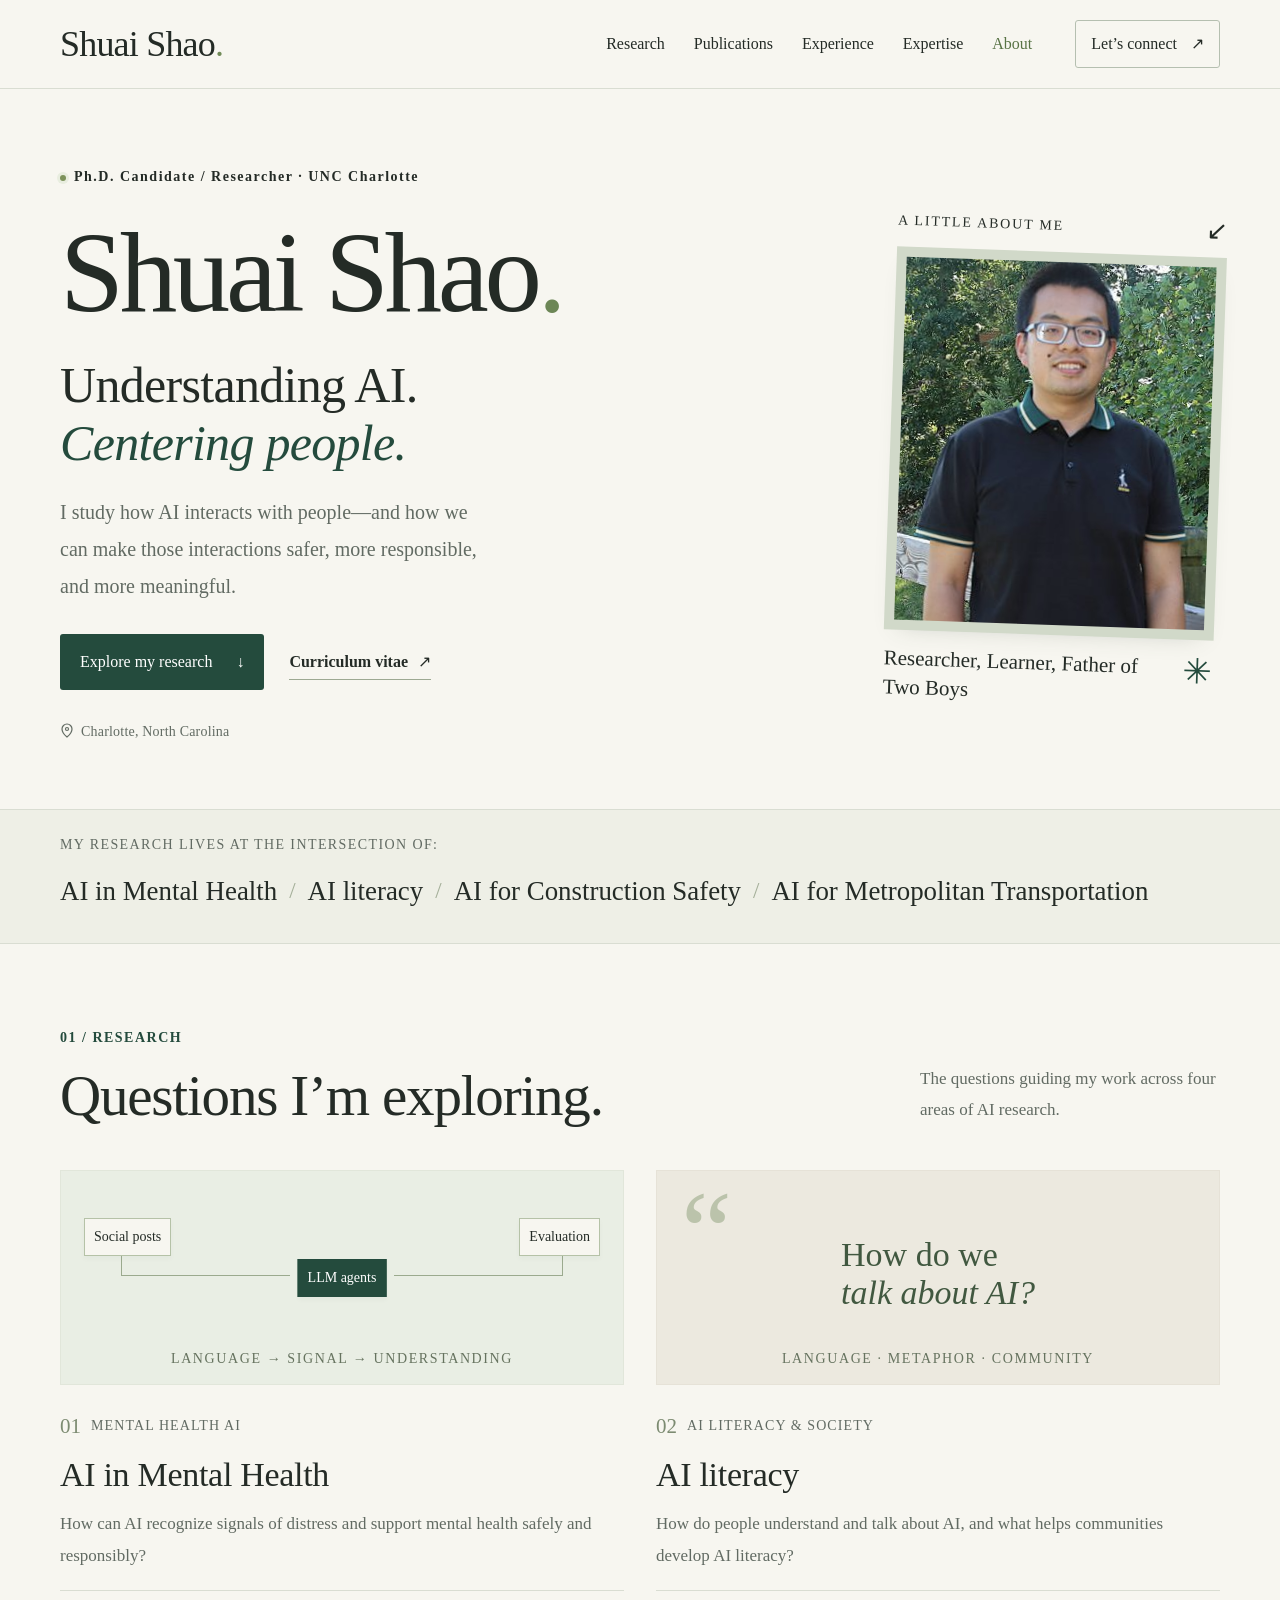
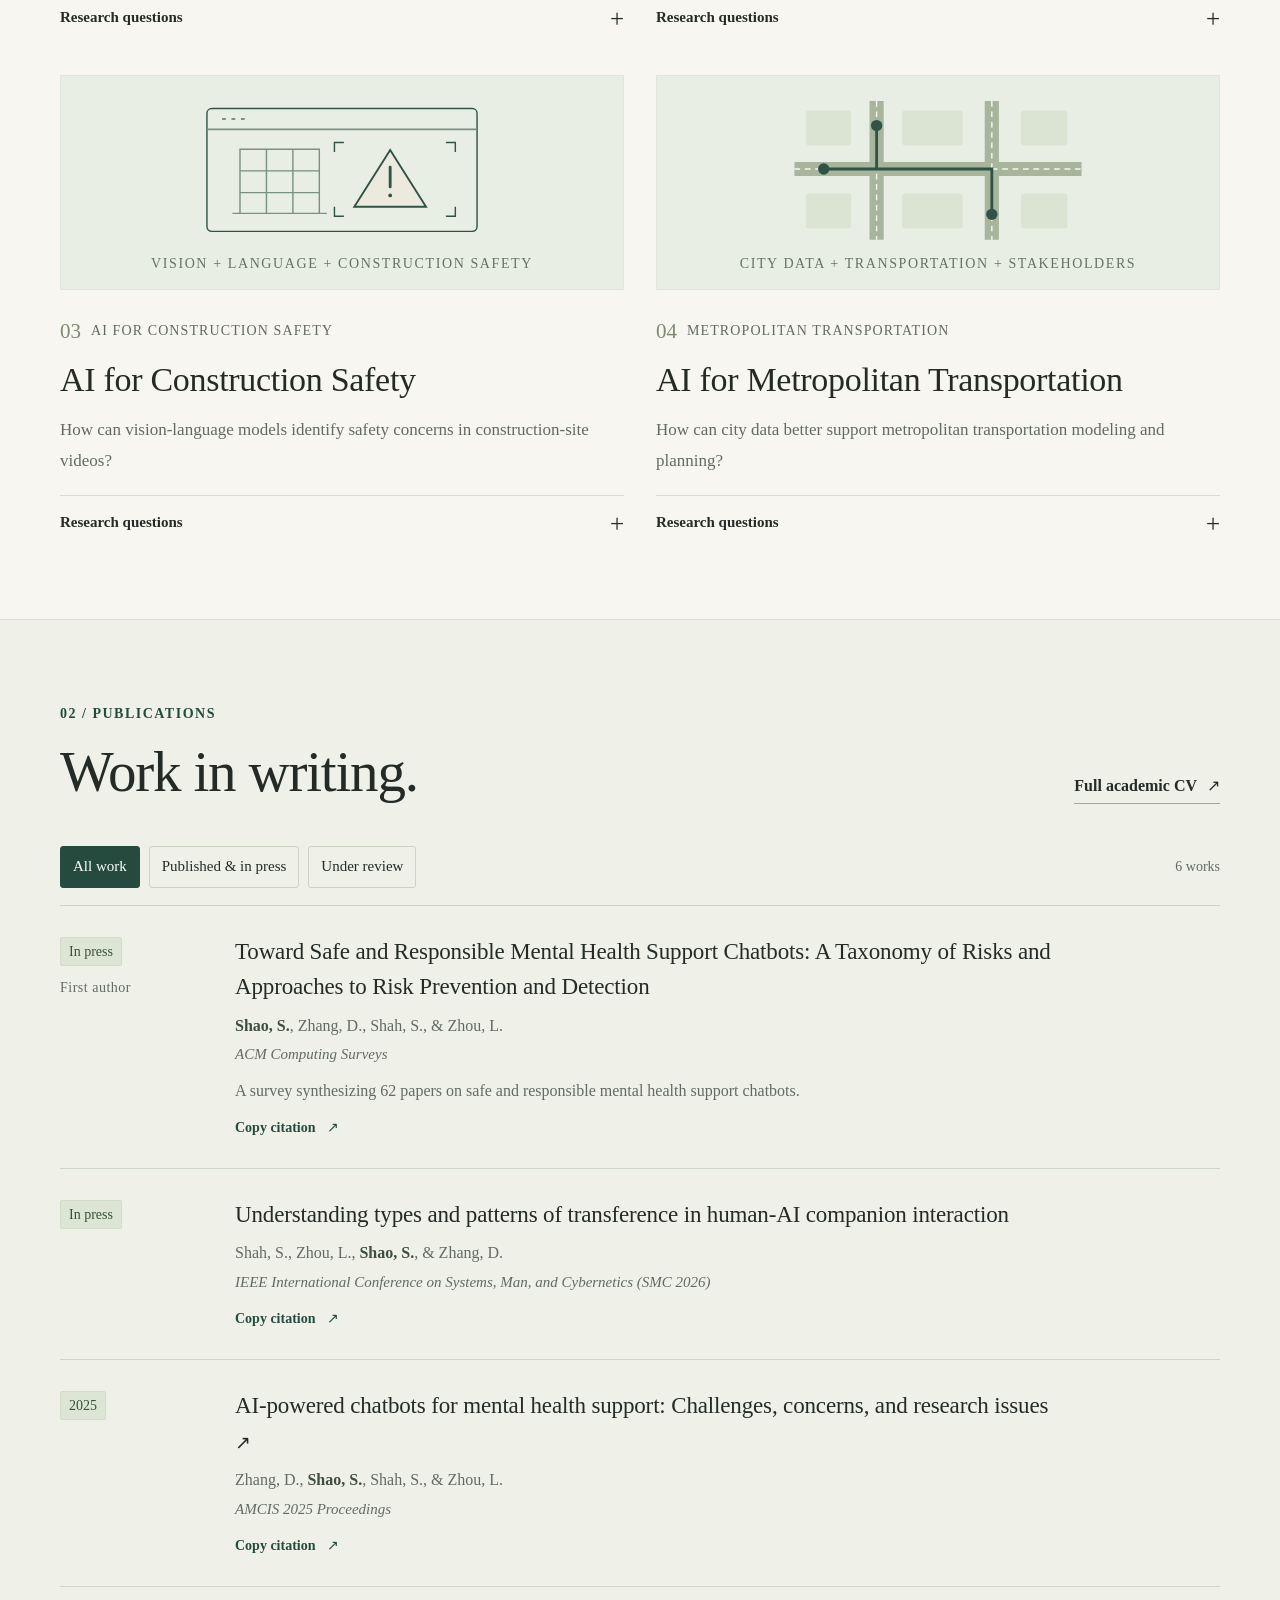
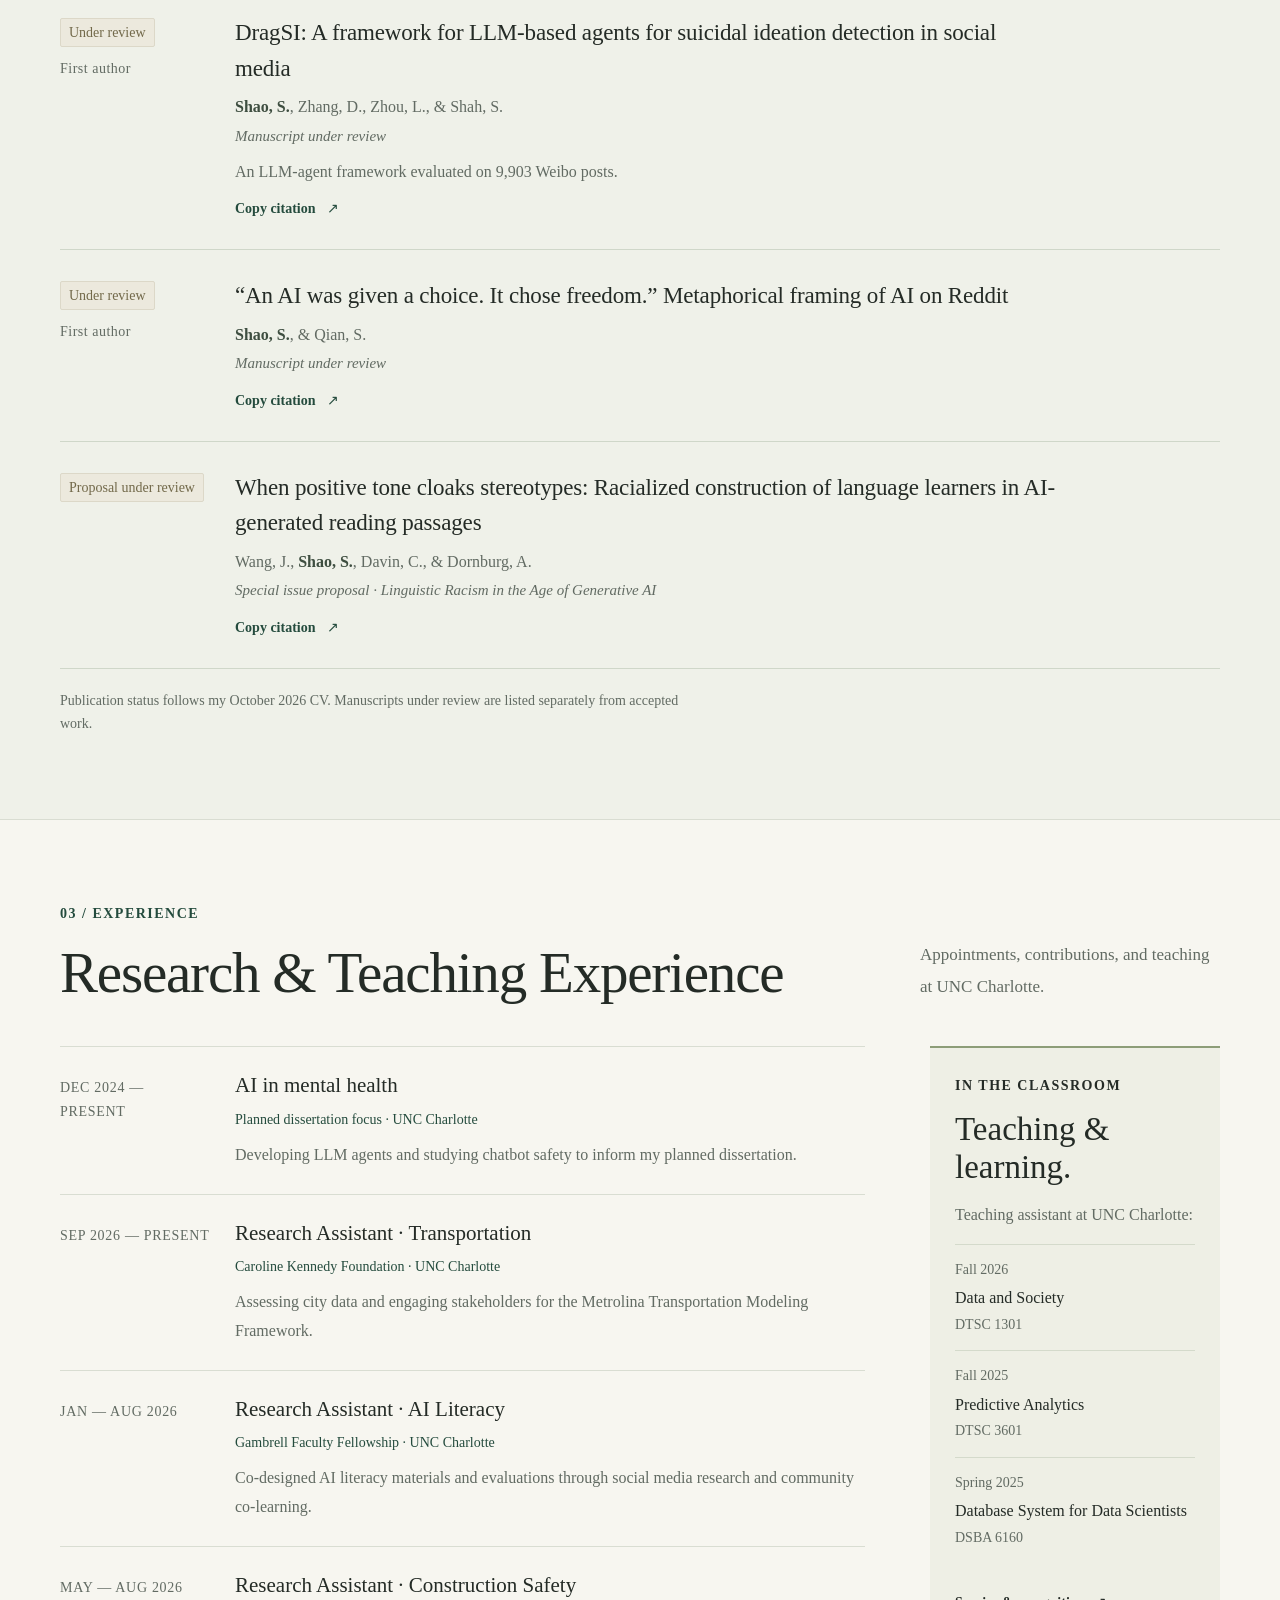
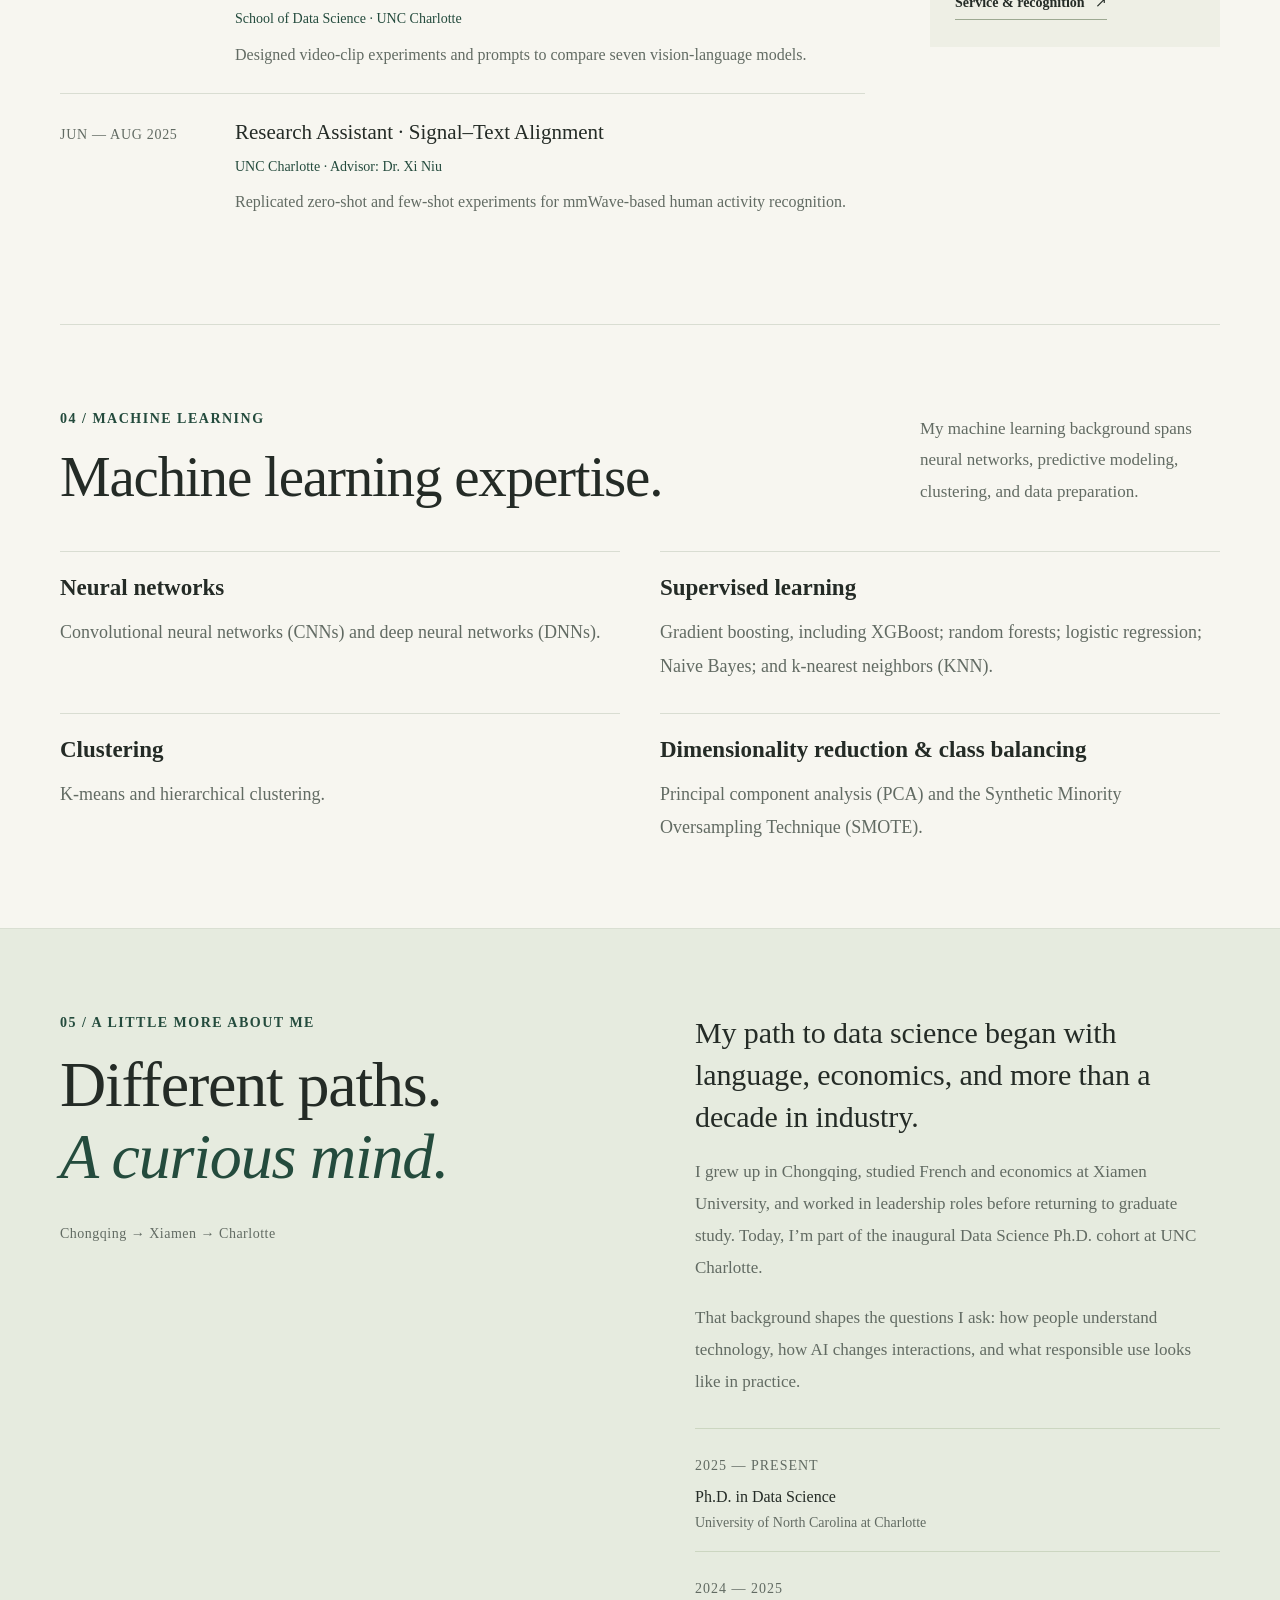
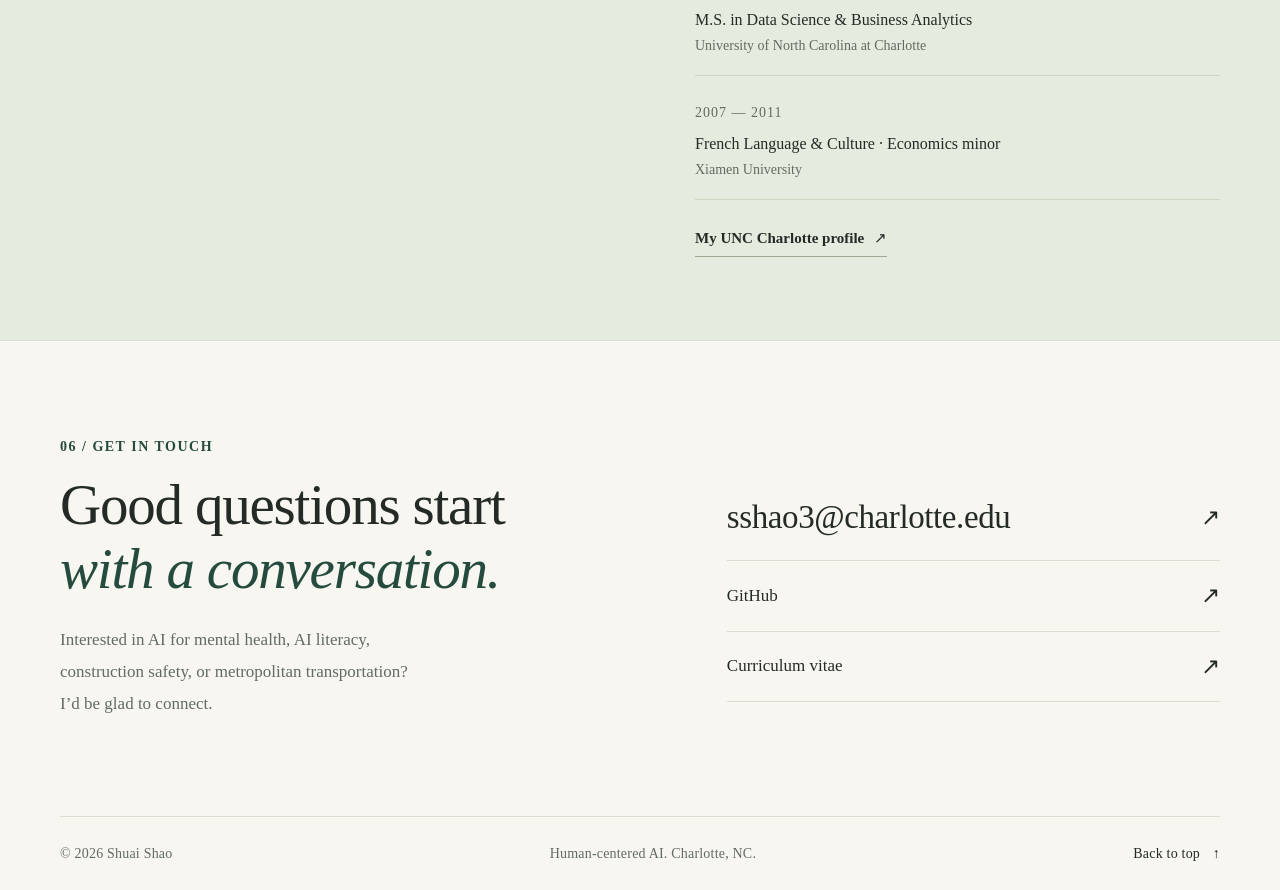
<file: index.html>
<!doctype html>
<html lang="en">
<head>
  <meta charset="utf-8">
  <meta name="viewport" content="width=device-width, initial-scale=1">
  <meta name="theme-color" content="#f7f6f0">
  <meta name="description" content="Shuai Shao is a Ph.D. Candidate / Researcher in Data Science at UNC Charlotte, studying AI in mental health, AI literacy, construction safety, and metropolitan transportation.">
  <meta property="og:title" content="Shuai Shao — Human-centered AI research">
  <meta property="og:description" content="Research on AI in mental health, AI literacy, construction safety, and metropolitan transportation at UNC Charlotte.">
  <meta property="og:type" content="website">
  <meta property="og:url" content="https://shuaishao88.github.io/">
  <meta property="og:image" content="https://shuaishao88.github.io/assets/shuai-shao.jpg">
  <meta name="author" content="Shuai Shao">
  <link rel="canonical" href="https://shuaishao88.github.io/">
  <title>Shuai Shao — Human-centered AI research</title>
  <link rel="icon" href="assets/favicon.svg" type="image/svg+xml">
  <link rel="stylesheet" href="styles.css?v=20261028-2">
  <script src="data.js?v=20261028-1" defer></script>
  <script src="script.js?v=20261023-7" defer></script>
  <script src="collaboration-model.js?v=20261028-1" defer></script>
  <script src="collaboration.js?v=20261028-2" defer></script>
</head>
<body>
  <a class="skip-link" href="#main">Skip to content</a>
  <header class="site-header">
    <div class="header-inner wrap">
      <a class="wordmark" href="#" aria-label="Shuai Shao, home">Shuai Shao<span class="wordmark-dot">.</span></a>
      <button class="menu-toggle" aria-expanded="false" aria-controls="site-nav">Menu <span aria-hidden="true">+</span></button>
      <nav id="site-nav" aria-label="Main navigation">
        <a href="#research">Research</a><a href="#publications">Publications</a><a href="#experience">Experience</a><a href="#expertise">Expertise</a><a href="#about">About</a>
        <a class="nav-contact" href="#contact">Let’s connect <span aria-hidden="true">↗</span></a>
      </nav>
    </div>
  </header>
  <main id="main">
    <section class="hero wrap" aria-labelledby="hero-title">
      <div class="hero-copy">
        <p class="eyebrow"><span class="status-dot" aria-hidden="true"></span> Ph.D. Candidate / Researcher · UNC Charlotte</p>
        <h1 id="hero-title">Shuai Shao<span class="name-period">.</span></h1>
        <p class="hero-statement">Understanding AI.<br><em>Centering people.</em></p>
        <p class="hero-description">I study how AI interacts with people—and how we can make those interactions safer, more responsible, and more meaningful.</p>
        <div class="hero-actions"><a class="button button-dark" href="#research">Explore my research <span aria-hidden="true">↓</span></a><a class="text-link" href="cv.html">Curriculum vitae <span aria-hidden="true">↗</span></a></div>
        <p class="hero-location"><svg width="14" height="16" viewBox="0 0 14 16" fill="none" aria-hidden="true"><path d="M12 6c0 4-5 8-5 8S2 10 2 6a5 5 0 1 1 10 0Z" stroke="currentColor" stroke-width="1.2"/><circle cx="7" cy="6" r="1.5" stroke="currentColor" stroke-width="1.2"/></svg> Charlotte, North Carolina</p>
      </div>
      <figure class="hero-portrait">
        <div class="portrait-topline"><span>A LITTLE ABOUT ME</span><span aria-hidden="true">↙</span></div>
        <div class="portrait-image"><img src="assets/shuai-shao.jpg" alt="Shuai Shao" width="300" height="450" fetchpriority="high"></div>
        <figcaption><span>Researcher, Learner, Father of Two Boys</span><span class="portrait-caption-mark" aria-hidden="true">✳</span></figcaption>
      </figure>
    </section>
    <div class="focus-strip"><div class="wrap focus-inner"><span class="strip-label">MY RESEARCH LIVES AT THE INTERSECTION OF:</span><p tabindex="0" role="group" aria-label="Research areas"><a href="#mental-health-research">AI in Mental Health</a> <span aria-hidden="true">/</span> <a href="#ai-literacy-research">AI literacy</a> <span aria-hidden="true">/</span> <a href="#construction-safety-research">AI for Construction Safety</a> <span aria-hidden="true">/</span> <a href="#transportation-research">AI for Metropolitan Transportation</a></p></div></div>
    <section id="research" class="section wrap" aria-labelledby="research-title">
      <div class="section-heading"><div><p class="eyebrow section-number">01 / RESEARCH</p><h2 id="research-title">Questions I’m exploring.</h2></div><p class="section-intro">The questions guiding my work across four areas of AI research.</p></div>
      <div class="research-grid">
        <article class="research-item" id="mental-health-research"><div class="research-art art-agents" aria-hidden="true"><span class="diagram-node node-post">Social posts</span><span class="diagram-connector connector-one"></span><span class="diagram-node node-agent">LLM agents</span><span class="diagram-connector connector-two"></span><span class="diagram-node node-safety">Evaluation</span><span class="diagram-small">LANGUAGE → SIGNAL → UNDERSTANDING</span></div><div class="research-category"><span>01</span> MENTAL HEALTH AI</div><h3>AI in Mental Health</h3><p>How can AI recognize signals of distress and support mental health safely and responsibly?</p><details><summary>Research questions <span aria-hidden="true">+</span></summary><div class="research-detail"><p><strong>Detection.</strong> How can LLM agents identify suicidal ideation in social media, and how should their performance be evaluated?</p><p><strong>Chatbot safety.</strong> What risks arise in mental health support chatbots, and how can those risks be prevented or detected?</p><a href="#publications">Related publications <span aria-hidden="true">↗</span></a></div></details></article>
        <article class="research-item" id="ai-literacy-research"><div class="research-art art-literacy" aria-hidden="true"><span class="quote-mark">“</span><span class="art-quote">How do we<br><em>talk about AI?</em></span><span class="diagram-small">LANGUAGE · METAPHOR · COMMUNITY</span></div><div class="research-category"><span>02</span> AI LITERACY & SOCIETY</div><h3>AI literacy</h3><p>How do people understand and talk about AI, and what helps communities develop AI literacy?</p><details><summary>Research questions <span aria-hidden="true">+</span></summary><div class="research-detail"><p><strong>Language and metaphor.</strong> How does metaphor shape the way people describe AI on social media?</p><p><strong>Community learning.</strong> How can community dialogue and co-designed learning materials support AI literacy?</p><a href="#publications">Related publications <span aria-hidden="true">↗</span></a></div></details></article>
        <article class="research-item" id="construction-safety-research"><div class="research-art art-construction" aria-hidden="true"><svg viewBox="0 0 340 180" fill="none"><rect x="27" y="26" width="286" height="130" rx="5" stroke="#315346" stroke-width="1.5"/><path d="M27 48h286M43 37h4m6 0h4m6 0h4" stroke="#789181" stroke-width="2"/><path d="M62 137V69h84v68M90 69v68M118 69v68M62 92h84M62 115h84M54 137h100" stroke="#789181" stroke-width="1.5"/><path d="m221 70 38 60h-76l38-60Z" fill="#ece9df" stroke="#315346" stroke-width="2"/><path d="M221 88v21" stroke="#315346" stroke-width="3" stroke-linecap="round"/><circle cx="221" cy="118" r="2" fill="#315346"/><path d="M172 62h-10v10M280 62h10v10M172 140h-10v-10M280 140h10v-10" stroke="#315346" stroke-width="1.5"/></svg><span class="diagram-small">VISION + LANGUAGE + CONSTRUCTION SAFETY</span></div><div class="research-category"><span>03</span> AI FOR CONSTRUCTION SAFETY</div><h3>AI for Construction Safety</h3><p>How can vision-language models identify safety concerns in construction-site videos?</p><details><summary>Research questions <span aria-hidden="true">+</span></summary><div class="research-detail"><p><strong>Model capabilities.</strong> What can vision-language models recognize in construction-site videos, and where do their limitations appear?</p><p><strong>Evaluation.</strong> How do commercial and open-source models compare on construction-site analysis tasks?</p><a href="#experience">Research experience <span aria-hidden="true">↗</span></a></div></details></article>
        <article class="research-item" id="transportation-research"><div class="research-art art-transportation" aria-hidden="true"><svg viewBox="0 0 340 180" fill="none"><rect x="30" y="28" width="48" height="37" rx="3" fill="#dbe3d3"/><rect x="132" y="28" width="64" height="37" rx="3" fill="#dbe3d3"/><rect x="258" y="28" width="49" height="37" rx="3" fill="#dbe3d3"/><rect x="30" y="116" width="48" height="37" rx="3" fill="#dbe3d3"/><rect x="132" y="116" width="64" height="37" rx="3" fill="#dbe3d3"/><rect x="258" y="116" width="49" height="37" rx="3" fill="#dbe3d3"/><path d="M18 90h304M105 18v147M227 18v147" stroke="#a6b59c" stroke-width="15"/><path d="M18 90h304M105 18v147M227 18v147" stroke="#f7f6f0" stroke-width="1.5" stroke-dasharray="6 5"/><path d="M49 90h56V44M105 90h122v48" stroke="#315346" stroke-width="3"/><circle cx="49" cy="90" r="6" fill="#315346"/><circle cx="105" cy="44" r="6" fill="#315346"/><circle cx="227" cy="138" r="6" fill="#315346"/></svg><span class="diagram-small">CITY DATA + TRANSPORTATION + STAKEHOLDERS</span></div><div class="research-category"><span>04</span> METROPOLITAN TRANSPORTATION</div><h3>AI for Metropolitan Transportation</h3><p>How can city data better support metropolitan transportation modeling and planning?</p><details><summary>Research questions <span aria-hidden="true">+</span></summary><div class="research-detail"><p><strong>Data readiness.</strong> What data are available across city departments, and how well do they support transportation modeling?</p><p><strong>Stakeholder needs.</strong> What do departments and stakeholders need from the Metrolina Transportation Modeling Framework?</p><a href="#experience">Research experience <span aria-hidden="true">↗</span></a></div></details></article>
      </div>
    </section>
    <section id="publications" class="publications-section" aria-labelledby="publications-title"><div class="wrap section">
      <div class="section-heading"><div><p class="eyebrow section-number">02 / PUBLICATIONS</p><h2 id="publications-title">Work in writing.</h2></div><div class="publication-links"><a class="text-link" href="#collaborations" hidden>Collaboration network <span aria-hidden="true">↓</span></a><a class="text-link" href="cv.html#publications">Full academic CV <span aria-hidden="true">↗</span></a></div></div>
      <div class="publications-toolbar"><div class="filters" aria-label="Filter publications"><button class="filter active" data-filter="all" aria-pressed="true">All work</button><button class="filter" data-filter="published" aria-pressed="false">Published & in press</button><button class="filter" data-filter="review" aria-pressed="false">Under review</button></div><span id="publication-count" class="result-count" aria-live="polite"></span></div>
      <div id="publication-list" class="publication-list"></div><noscript><p>Read the complete publication list in my <a href="cv.html#publications">academic CV</a>. Enable JavaScript to use the publication filters.</p></noscript>
      <p class="publication-note">Publication status follows my October 2026 CV. Manuscripts under review are listed separately from accepted work.</p>
      <!-- Saved for future use: remove hidden from this section and its link above to restore it. -->
      <div class="collaboration-block" id="collaborations" role="region" aria-labelledby="collaboration-title" hidden>
        <div class="network-heading"><div><p class="eyebrow">IDEAS GROW THROUGH COLLABORATION</p><h3 id="collaboration-title">Collaboration network.</h3></div><p id="network-summary" class="network-summary" aria-live="polite"></p></div>
        <p class="network-intro">Explore the coauthors behind my work. Select a circle or switch to the table to see the works we share.</p>
        <div class="network-controls">
          <label for="network-scope">Include <select id="network-scope"><option value="all">All listed work</option><option value="published">Published &amp; in press</option><option value="review">Under review &amp; proposals</option></select></label>
          <div class="network-view-switch" role="group" aria-label="Collaboration view"><button type="button" data-network-view="diagram" aria-controls="network-diagram-view" aria-pressed="true">Diagram</button><button type="button" data-network-view="table" aria-controls="network-table-view" aria-pressed="false">Table</button></div>
        </div>
        <div class="network-layout">
          <div class="network-visual">
            <div id="network-diagram-view"><div class="network-canvas" tabindex="0" role="group" aria-label="Coauthor diagram. Scroll horizontally to explore on smaller screens."><div id="network-stage" class="network-stage"></div></div><p class="network-mobile-hint">Scroll sideways to explore, or use the table view.</p><div class="network-legend"><span><i class="network-key-published" aria-hidden="true"></i>Published / in press</span><span><i class="network-key-review" aria-hidden="true"></i>Under review / proposal only</span></div><p class="network-reading-guide">Larger coauthor circles mean more shared works with me. Lines connect coauthors; thicker lines mean more shared works.</p></div>
            <div id="network-table-view" hidden><div class="network-table-wrap"><table class="network-table"><caption>Coauthors and shared works in the selected publication group. Select a name to explore.</caption><thead><tr><th scope="col">Coauthor</th><th scope="col">Shared works</th></tr></thead><tbody id="network-table-body"></tbody></table></div></div>
          </div>
          <aside id="network-detail" class="network-detail" aria-labelledby="network-detail-title"></aside>
        </div>
        <p class="network-source-note">Based on the publication list above, including manuscripts and proposals under review when selected. Names follow the listed author credits.</p>
        <p id="network-announcement" class="visually-hidden" role="status" aria-live="polite" aria-atomic="true"></p>
        <noscript><p>Enable JavaScript to explore the collaboration network, or read the coauthor names in my <a class="text-link" href="cv.html#publications">academic CV</a>.</p></noscript>
      </div>
    </div></section>
    <section id="experience" class="section wrap" aria-labelledby="experience-title">
      <div class="section-heading"><div><p class="eyebrow section-number">03 / EXPERIENCE</p><h2 id="experience-title">Research &amp; Teaching Experience</h2></div><p class="section-intro">Appointments, contributions, and teaching at UNC Charlotte.</p></div>
      <div class="experience-layout"><div class="experience-list">
        <article class="experience-row"><p class="experience-date">DEC 2024 — PRESENT</p><div><h3>AI in mental health</h3><p class="experience-place">Planned dissertation focus · UNC Charlotte</p><p>Developing LLM agents and studying chatbot safety to inform my planned dissertation.</p></div></article>
        <article class="experience-row"><p class="experience-date">SEP 2026 — PRESENT</p><div><h3>Research Assistant · Transportation</h3><p class="experience-place">Caroline Kennedy Foundation · UNC Charlotte</p><p>Assessing city data and engaging stakeholders for the Metrolina Transportation Modeling Framework.</p></div></article>
        <article class="experience-row"><p class="experience-date">JAN — AUG 2026</p><div><h3>Research Assistant · AI Literacy</h3><p class="experience-place">Gambrell Faculty Fellowship · UNC Charlotte</p><p>Co-designed AI literacy materials and evaluations through social media research and community co-learning.</p></div></article>
        <article class="experience-row"><p class="experience-date">MAY — AUG 2026</p><div><h3>Research Assistant · Construction Safety</h3><p class="experience-place">School of Data Science · UNC Charlotte</p><p>Designed video-clip experiments and prompts to compare seven vision-language models.</p></div></article>
        <article class="experience-row"><p class="experience-date">JUN — AUG 2025</p><div><h3>Research Assistant · Signal–Text Alignment</h3><p class="experience-place">UNC Charlotte · Advisor: Dr. Xi Niu</p><p>Replicated zero-shot and few-shot experiments for mmWave-based human activity recognition.</p></div></article>
      </div><aside class="teaching-aside"><p class="eyebrow">IN THE CLASSROOM</p><h3>Teaching & learning.</h3><p>Teaching assistant at UNC Charlotte:</p><ul><li><span>Fall 2026</span>Data and Society<small>DTSC 1301</small></li><li><span>Fall 2025</span>Predictive Analytics<small>DTSC 3601</small></li><li><span>Spring 2025</span>Database System for Data Scientists<small>DSBA 6160</small></li></ul><a class="text-link" href="cv.html#service">Service & recognition <span aria-hidden="true">↗</span></a></aside></div>
    </section>
    <section id="expertise" class="section wrap expertise-section" aria-labelledby="expertise-title">
      <div class="section-heading"><div><p class="eyebrow section-number">04 / MACHINE LEARNING</p><h2 id="expertise-title">Machine learning expertise.</h2></div><p class="section-intro">My machine learning background spans neural networks, predictive modeling, clustering, and data preparation.</p></div>
      <dl class="expertise-grid">
        <div><dt>Neural networks</dt><dd>Convolutional neural networks (CNNs) and deep neural networks (DNNs).</dd></div>
        <div><dt>Supervised learning</dt><dd>Gradient boosting, including XGBoost; random forests; logistic regression; Naive Bayes; and k-nearest neighbors (KNN).</dd></div>
        <div><dt>Clustering</dt><dd>K-means and hierarchical clustering.</dd></div>
        <div><dt>Dimensionality reduction & class balancing</dt><dd>Principal component analysis (PCA) and the Synthetic Minority Oversampling Technique (SMOTE).</dd></div>
      </dl>
    </section>
    <section id="about" class="about-section"><div class="wrap section about-layout"><div><p class="eyebrow section-number">05 / A LITTLE MORE ABOUT ME</p><h2>Different paths.<br><em>A curious mind.</em></h2><p class="about-location">Chongqing → Xiamen → Charlotte</p></div><div class="about-copy"><p class="about-lead">My path to data science began with language, economics, and more than a decade in industry.</p><p>I grew up in Chongqing, studied French and economics at Xiamen University, and worked in leadership roles before returning to graduate study. Today, I’m part of the inaugural Data Science Ph.D. cohort at UNC Charlotte.</p><p>That background shapes the questions I ask: how people understand technology, how AI changes interactions, and what responsible use looks like in practice.</p><div class="education"><div><span class="education-year">2025 — PRESENT</span><h3>Ph.D. in Data Science</h3><p>University of North Carolina at Charlotte</p></div><div><span class="education-year">2024 — 2025</span><h3>M.S. in Data Science & Business Analytics</h3><p>University of North Carolina at Charlotte</p></div><div><span class="education-year">2007 — 2011</span><h3>French Language & Culture · Economics minor</h3><p>Xiamen University</p></div></div><a class="text-link" href="https://datasciencephd.charlotte.edu/shuai-shao/" target="_blank" rel="noopener noreferrer">My UNC Charlotte profile <span aria-hidden="true">↗</span></a></div></div></section>
    <section id="contact" class="section wrap contact-section" aria-labelledby="contact-title"><div><p class="eyebrow section-number">06 / GET IN TOUCH</p><h2 id="contact-title">Good questions start<br><em>with a conversation.</em></h2><p>Interested in AI for mental health, AI literacy, construction safety, or metropolitan transportation? I’d be glad to connect.</p></div><div class="contact-links"><a class="contact-email" href="mailto:sshao3@charlotte.edu">sshao3@charlotte.edu <span aria-hidden="true">↗</span></a><a href="https://github.com/ShuaiShao88" target="_blank" rel="noopener noreferrer">GitHub <span aria-hidden="true">↗</span></a><a href="cv.html">Curriculum vitae <span aria-hidden="true">↗</span></a></div></section>
  </main>
  <footer class="site-footer wrap"><p>© <span id="year">2026</span> Shuai Shao</p><p>Human-centered AI. Charlotte, NC.</p><a href="#main">Back to top <span aria-hidden="true">↑</span></a></footer>
  <div id="toast" role="status" aria-live="polite"></div>
  <!-- Cloudflare Web Analytics -->
  <script type="module" src="https://static.cloudflareinsights.com/beacon.min.js" data-cf-beacon='{"token":"dfa37114434a4719a2476679ce69aa27"}'></script>
  <!-- End Cloudflare Web Analytics -->
</body>
</html>
</file>
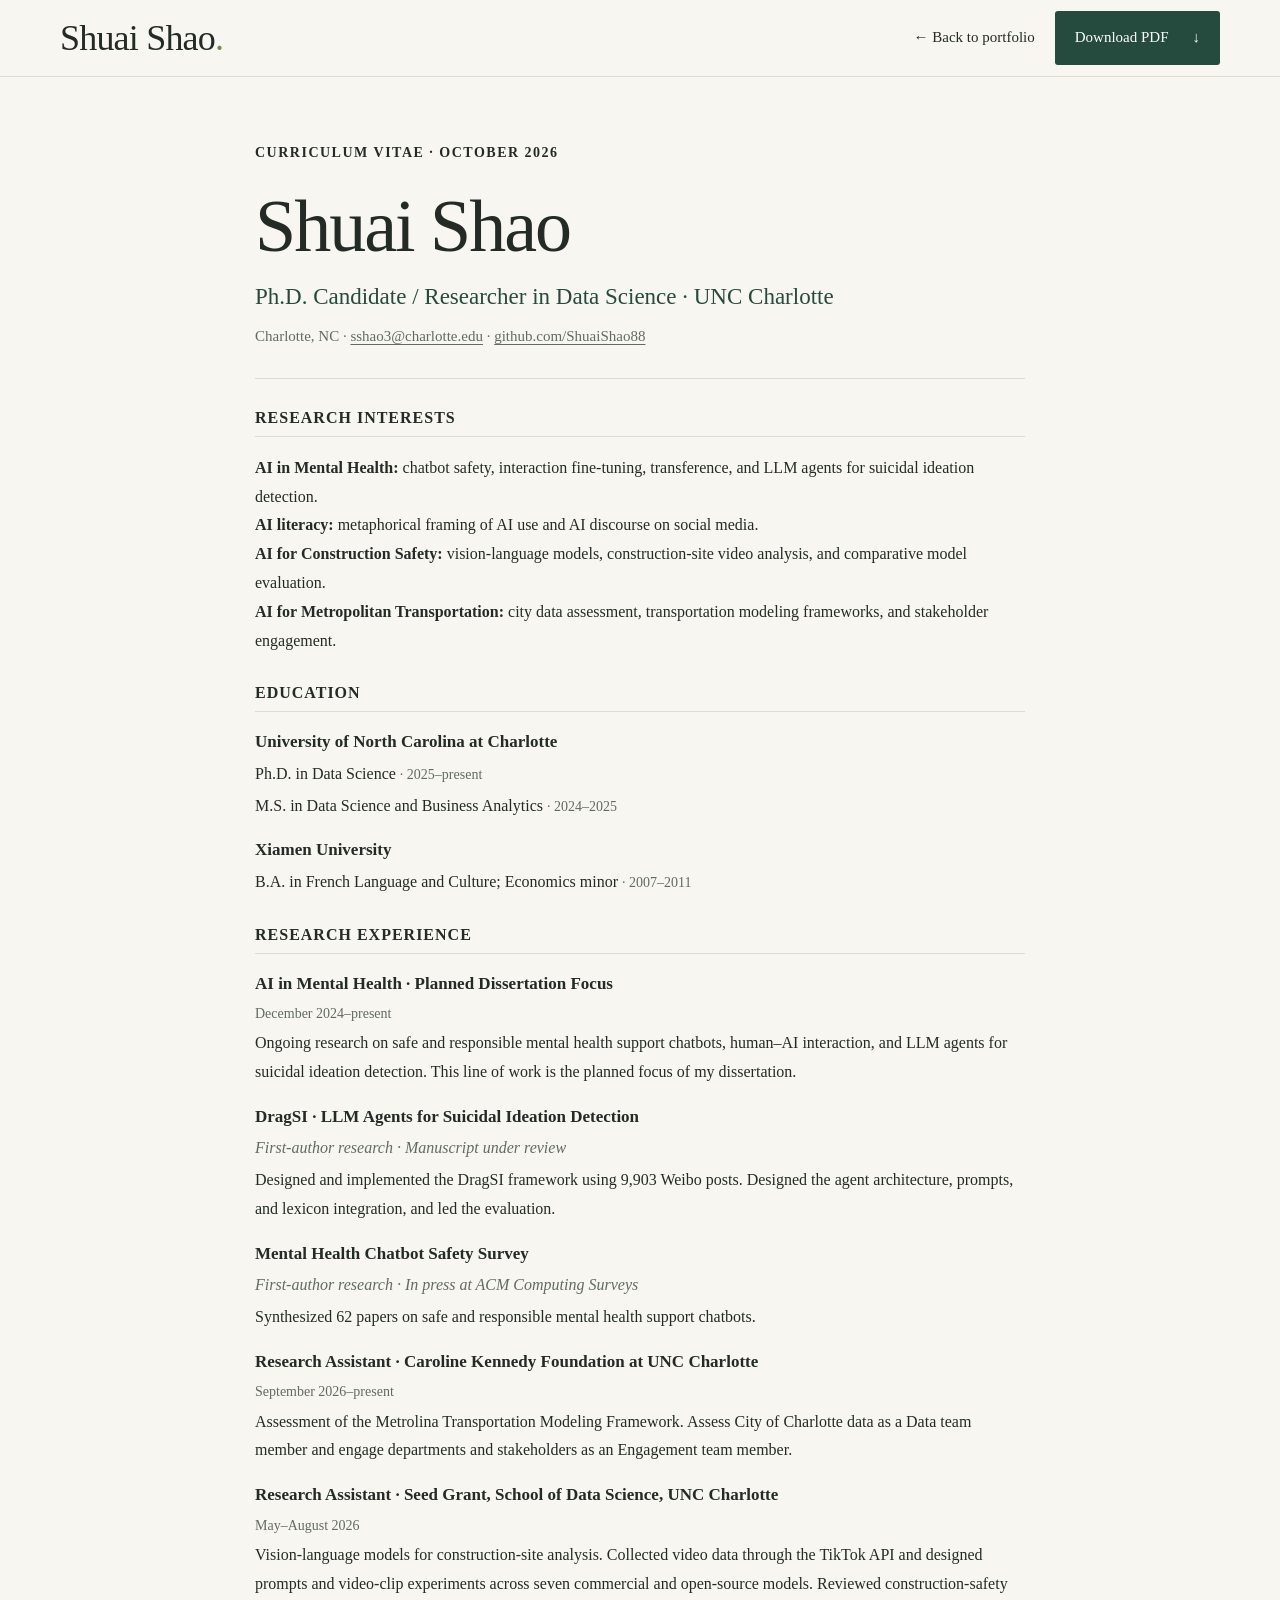
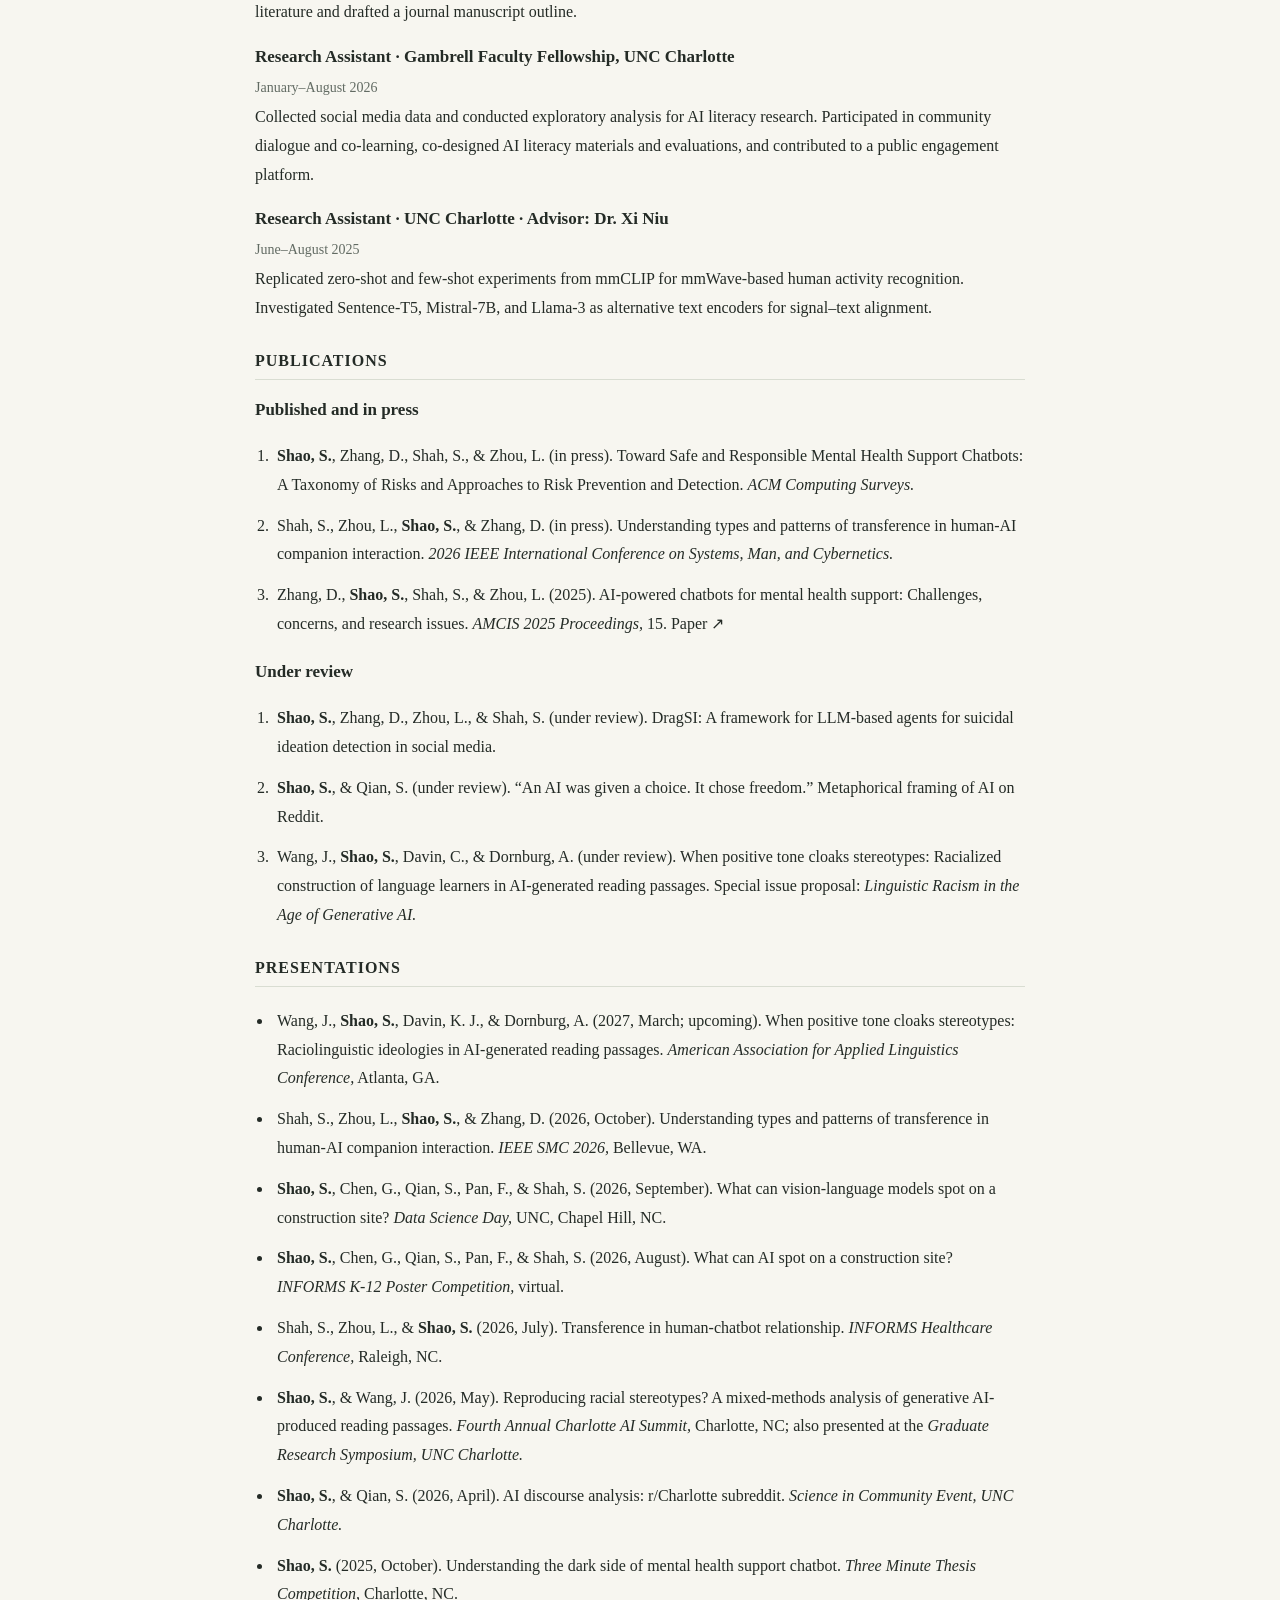
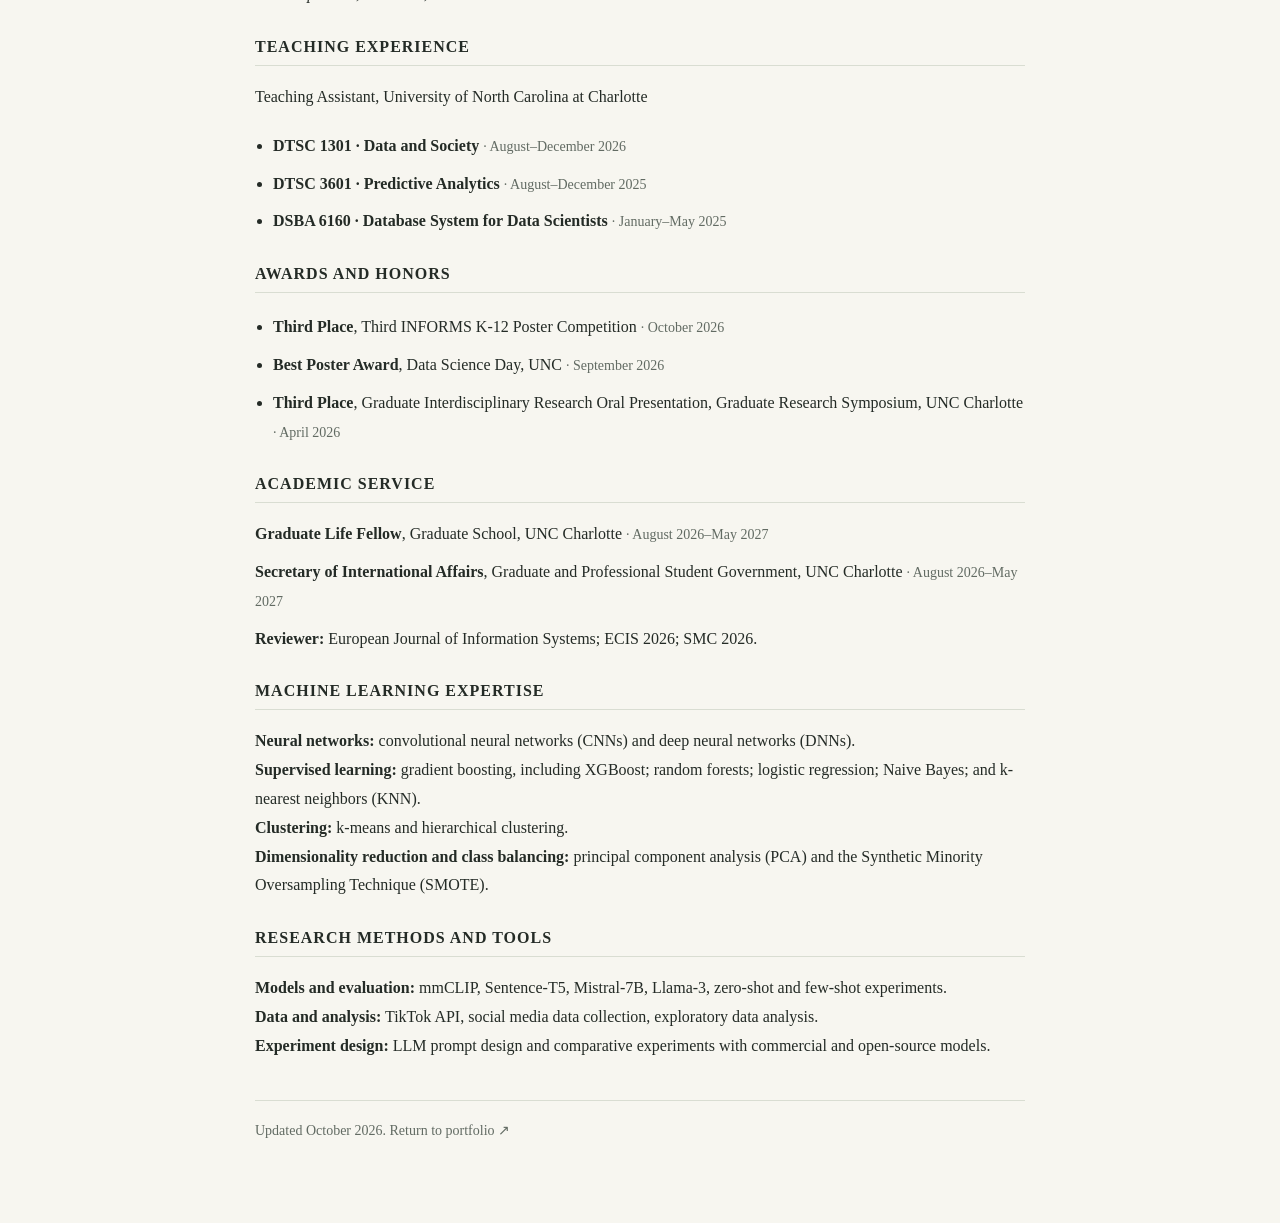
<file: cv.html>
<!doctype html>
<html lang="en">
<head>
  <meta charset="utf-8"><meta name="viewport" content="width=device-width, initial-scale=1">
  <meta name="description" content="Academic curriculum vitae of Shuai Shao, Ph.D. Candidate / Researcher in Data Science at UNC Charlotte.">
  <link rel="canonical" href="https://shuaishao88.github.io/cv.html">
  <meta name="theme-color" content="#f7f6f0"><title>Curriculum vitae — Shuai Shao</title>
  <link rel="icon" href="assets/favicon.svg" type="image/svg+xml"><link rel="stylesheet" href="styles.css?v=20261028-1"><script src="script.js?v=20261023-7" defer></script>
</head>
<body>
  <a class="skip-link" href="#main">Skip to content</a>
  <header class="site-header cv-header"><div class="wrap header-inner"><a class="wordmark" href="index.html">Shuai Shao<span class="wordmark-dot">.</span></a><div class="cv-nav"><a href="index.html">← Back to portfolio</a><a class="button button-dark" href="assets/Shuai_Shao_CV.pdf" download="Shuai_Shao_CV.pdf">Download PDF <span aria-hidden="true">↓</span></a></div></div></header>
  <main class="cv-document" id="main">
    <div class="cv-title"><p class="eyebrow">CURRICULUM VITAE · OCTOBER 2026</p><h1>Shuai Shao</h1><p class="cv-role">Ph.D. Candidate / Researcher in Data Science · UNC Charlotte</p><p class="cv-contact">Charlotte, NC · <a href="mailto:sshao3@charlotte.edu">sshao3@charlotte.edu</a> · <a href="https://github.com/ShuaiShao88">github.com/ShuaiShao88</a></p></div>
    <section class="cv-section"><h2>Research interests</h2><p><strong>AI in Mental Health:</strong> chatbot safety, interaction fine-tuning, transference, and LLM agents for suicidal ideation detection.<br><strong>AI literacy:</strong> metaphorical framing of AI use and AI discourse on social media.<br><strong>AI for Construction Safety:</strong> vision-language models, construction-site video analysis, and comparative model evaluation.<br><strong>AI for Metropolitan Transportation:</strong> city data assessment, transportation modeling frameworks, and stakeholder engagement.</p></section>
    <section class="cv-section"><h2>Education</h2><div class="cv-entry"><h3>University of North Carolina at Charlotte</h3><p>Ph.D. in Data Science <span class="cv-dates">· 2025–present</span></p><p>M.S. in Data Science and Business Analytics <span class="cv-dates">· 2024–2025</span></p></div><div class="cv-entry"><h3>Xiamen University</h3><p>B.A. in French Language and Culture; Economics minor <span class="cv-dates">· 2007–2011</span></p></div></section>
    <section class="cv-section"><h2>Research experience</h2><div class="cv-entry"><h3>AI in Mental Health · Planned Dissertation Focus</h3><p class="cv-dates">December 2024–present</p><p>Ongoing research on safe and responsible mental health support chatbots, human–AI interaction, and LLM agents for suicidal ideation detection. This line of work is the planned focus of my dissertation.</p></div><div class="cv-entry"><h3>DragSI · LLM Agents for Suicidal Ideation Detection</h3><p class="cv-label">First-author research · Manuscript under review</p><p>Designed and implemented the DragSI framework using 9,903 Weibo posts. Designed the agent architecture, prompts, and lexicon integration, and led the evaluation.</p></div><div class="cv-entry"><h3>Mental Health Chatbot Safety Survey</h3><p class="cv-label">First-author research · In press at ACM Computing Surveys</p><p>Synthesized 62 papers on safe and responsible mental health support chatbots.</p></div><div class="cv-entry"><h3>Research Assistant · Caroline Kennedy Foundation at UNC Charlotte</h3><p class="cv-dates">September 2026–present</p><p>Assessment of the Metrolina Transportation Modeling Framework. Assess City of Charlotte data as a Data team member and engage departments and stakeholders as an Engagement team member.</p></div><div class="cv-entry"><h3>Research Assistant · Seed Grant, School of Data Science, UNC Charlotte</h3><p class="cv-dates">May–August 2026</p><p>Vision-language models for construction-site analysis. Collected video data through the TikTok API and designed prompts and video-clip experiments across seven commercial and open-source models. Reviewed construction-safety literature and drafted a journal manuscript outline.</p></div><div class="cv-entry"><h3>Research Assistant · Gambrell Faculty Fellowship, UNC Charlotte</h3><p class="cv-dates">January–August 2026</p><p>Collected social media data and conducted exploratory analysis for AI literacy research. Participated in community dialogue and co-learning, co-designed AI literacy materials and evaluations, and contributed to a public engagement platform.</p></div><div class="cv-entry"><h3>Research Assistant · UNC Charlotte · Advisor: Dr. Xi Niu</h3><p class="cv-dates">June–August 2025</p><p>Replicated zero-shot and few-shot experiments from mmCLIP for mmWave-based human activity recognition. Investigated Sentence-T5, Mistral-7B, and Llama-3 as alternative text encoders for signal–text alignment.</p></div></section>
    <section class="cv-section" id="publications"><h2>Publications</h2><h3>Published and in press</h3><ol class="cv-list"><li><strong>Shao, S.</strong>, Zhang, D., Shah, S., & Zhou, L. (in press). Toward Safe and Responsible Mental Health Support Chatbots: A Taxonomy of Risks and Approaches to Risk Prevention and Detection. <em>ACM Computing Surveys.</em></li><li>Shah, S., Zhou, L., <strong>Shao, S.</strong>, & Zhang, D. (in press). Understanding types and patterns of transference in human-AI companion interaction. <em>2026 IEEE International Conference on Systems, Man, and Cybernetics.</em></li><li>Zhang, D., <strong>Shao, S.</strong>, Shah, S., & Zhou, L. (2025). AI-powered chatbots for mental health support: Challenges, concerns, and research issues. <em>AMCIS 2025 Proceedings,</em> 15. <a href="https://aisel.aisnet.org/amcis2025/sig_aiaa/sig_aiaa/15/">Paper ↗</a></li></ol><h3>Under review</h3><ol class="cv-list"><li><strong>Shao, S.</strong>, Zhang, D., Zhou, L., & Shah, S. (under review). DragSI: A framework for LLM-based agents for suicidal ideation detection in social media.</li><li><strong>Shao, S.</strong>, & Qian, S. (under review). “An AI was given a choice. It chose freedom.” Metaphorical framing of AI on Reddit.</li><li>Wang, J., <strong>Shao, S.</strong>, Davin, C., & Dornburg, A. (under review). When positive tone cloaks stereotypes: Racialized construction of language learners in AI-generated reading passages. Special issue proposal: <em>Linguistic Racism in the Age of Generative AI.</em></li></ol></section>
    <section class="cv-section"><h2>Presentations</h2><ul class="cv-list"><li>Wang, J., <strong>Shao, S.</strong>, Davin, K. J., & Dornburg, A. (2027, March; upcoming). When positive tone cloaks stereotypes: Raciolinguistic ideologies in AI-generated reading passages. <em>American Association for Applied Linguistics Conference,</em> Atlanta, GA.</li><li>Shah, S., Zhou, L., <strong>Shao, S.</strong>, & Zhang, D. (2026, October). Understanding types and patterns of transference in human-AI companion interaction. <em>IEEE SMC 2026,</em> Bellevue, WA.</li><li><strong>Shao, S.</strong>, Chen, G., Qian, S., Pan, F., & Shah, S. (2026, September). What can vision-language models spot on a construction site? <em>Data Science Day,</em> UNC, Chapel Hill, NC.</li><li><strong>Shao, S.</strong>, Chen, G., Qian, S., Pan, F., & Shah, S. (2026, August). What can AI spot on a construction site? <em>INFORMS K-12 Poster Competition,</em> virtual.</li><li>Shah, S., Zhou, L., & <strong>Shao, S.</strong> (2026, July). Transference in human-chatbot relationship. <em>INFORMS Healthcare Conference,</em> Raleigh, NC.</li><li><strong>Shao, S.</strong>, & Wang, J. (2026, May). Reproducing racial stereotypes? A mixed-methods analysis of generative AI-produced reading passages. <em>Fourth Annual Charlotte AI Summit,</em> Charlotte, NC; also presented at the <em>Graduate Research Symposium, UNC Charlotte.</em></li><li><strong>Shao, S.</strong>, & Qian, S. (2026, April). AI discourse analysis: r/Charlotte subreddit. <em>Science in Community Event, UNC Charlotte.</em></li><li><strong>Shao, S.</strong> (2025, October). Understanding the dark side of mental health support chatbot. <em>Three Minute Thesis Competition,</em> Charlotte, NC.</li></ul></section>
    <section class="cv-section"><h2>Teaching experience</h2><p>Teaching Assistant, University of North Carolina at Charlotte</p><ul><li><strong>DTSC 1301 · Data and Society</strong> <span class="cv-dates">· August–December 2026</span></li><li><strong>DTSC 3601 · Predictive Analytics</strong> <span class="cv-dates">· August–December 2025</span></li><li><strong>DSBA 6160 · Database System for Data Scientists</strong> <span class="cv-dates">· January–May 2025</span></li></ul></section>
    <section class="cv-section" id="awards"><h2>Awards and honors</h2><ul><li><strong>Third Place</strong>, Third INFORMS K-12 Poster Competition <span class="cv-dates">· October 2026</span></li><li><strong>Best Poster Award</strong>, Data Science Day, UNC <span class="cv-dates">· September 2026</span></li><li><strong>Third Place</strong>, Graduate Interdisciplinary Research Oral Presentation, Graduate Research Symposium, UNC Charlotte <span class="cv-dates">· April 2026</span></li></ul></section>
    <section class="cv-section" id="service"><h2>Academic service</h2><p><strong>Graduate Life Fellow</strong>, Graduate School, UNC Charlotte <span class="cv-dates">· August 2026–May 2027</span></p><p><strong>Secretary of International Affairs</strong>, Graduate and Professional Student Government, UNC Charlotte <span class="cv-dates">· August 2026–May 2027</span></p><p><strong>Reviewer:</strong> European Journal of Information Systems; ECIS 2026; SMC 2026.</p></section>
    <section class="cv-section" id="expertise"><h2>Machine learning expertise</h2><p><strong>Neural networks:</strong> convolutional neural networks (CNNs) and deep neural networks (DNNs).<br><strong>Supervised learning:</strong> gradient boosting, including XGBoost; random forests; logistic regression; Naive Bayes; and k-nearest neighbors (KNN).<br><strong>Clustering:</strong> k-means and hierarchical clustering.<br><strong>Dimensionality reduction and class balancing:</strong> principal component analysis (PCA) and the Synthetic Minority Oversampling Technique (SMOTE).</p></section>
    <section class="cv-section"><h2>Research methods and tools</h2><p><strong>Models and evaluation:</strong> mmCLIP, Sentence-T5, Mistral-7B, Llama-3, zero-shot and few-shot experiments.<br><strong>Data and analysis:</strong> TikTok API, social media data collection, exploratory data analysis.<br><strong>Experiment design:</strong> LLM prompt design and comparative experiments with commercial and open-source models.</p></section>
    <p class="cv-footnote">Updated October 2026. <a href="index.html">Return to portfolio ↗</a></p>
  </main>
  <!-- Cloudflare Web Analytics -->
  <script type="module" src="https://static.cloudflareinsights.com/beacon.min.js" data-cf-beacon='{"token":"dfa37114434a4719a2476679ce69aa27"}'></script>
  <!-- End Cloudflare Web Analytics -->
</body>
</html>
</file>
<file: styles.css>
:root{--paper:#f7f6f0;--ink:#242b26;--muted:#626b63;--green:#244b3d;--green-soft:#e9eee4;--line:#d9ddd2;--font-family:"Times New Roman",Times,serif}
*{box-sizing:border-box}html{scroll-behavior:smooth;scroll-padding-top:100px}body{margin:0;background:var(--paper);color:var(--ink);font-family:var(--font-family);font-size:20px;line-height:1.7;-webkit-font-smoothing:antialiased}a{color:inherit;text-decoration:none}button{font:inherit;color:inherit;cursor:pointer}img{display:block;max-width:100%}button,a,summary{-webkit-tap-highlight-color:transparent}a:focus-visible,button:focus-visible,summary:focus-visible{outline:2px solid var(--green);outline-offset:6px}::selection{background:#d3dfc8}.wrap{width:min(1160px,calc(100% - 100px));margin-inline:auto}.skip-link{position:fixed;left:20px;top:-100px;background:var(--green);color:white;padding:10px 20px;z-index:20}.skip-link:focus{top:16px}.site-header{position:sticky;top:0;z-index:10;background:rgba(247,246,240,.97);border-bottom:1px solid var(--line)}.header-inner{height:88px;display:flex;align-items:center;justify-content:space-between}.wordmark{font-family:var(--font-family);font-size:36px;line-height:1;font-weight:400;letter-spacing:-.8px}.wordmark-dot{color:#718b58}nav{display:flex;gap:29px;align-items:center}nav a{font-size:16px;font-weight:500;transition:color .2s}nav a:hover,nav a[aria-current]{color:#587345}nav .nav-contact{margin-left:14px;border:1px solid #b5bfb0;border-radius:3px;padding:9px 15px}.nav-contact span{padding-left:10px}.menu-toggle{display:none}.hero{display:grid;grid-template-columns:1fr 330px;gap:110px;padding-top:76px;padding-bottom:66px;align-items:center}.eyebrow{font-size:14px;font-weight:600;letter-spacing:1.5px;line-height:1.6;margin:0 0 24px}.hero .eyebrow{display:flex;align-items:center;gap:8px}.status-dot{height:6px;width:6px;border-radius:50%;background:#7d925b;display:inline-block;box-shadow:0 0 0 3px #e8eddf}h1,h2,h3,p{margin-top:0}h1{font-family:var(--font-family);font-size:115px;letter-spacing:-4.3px;line-height:1.04;font-weight:400;margin:0 0 25px}.name-period{color:#6c8656}h2{font-family:var(--font-family);font-size:57px;letter-spacing:-1.2px;line-height:1.12;font-weight:400;margin:0}h2 em,.hero-statement em{font-weight:400;color:var(--green)}.hero-statement{font-family:var(--font-family);font-size:50px;line-height:1.15;letter-spacing:-.7px;margin-bottom:22px}.hero-description{color:var(--muted);font-size:20px;max-width:440px;line-height:1.85;margin-bottom:29px}.hero-actions{display:flex;align-items:center;gap:25px}.button{display:inline-flex;gap:24px;align-items:center;font-size:16px;font-weight:500;padding:13px 19px;border-radius:3px;transition:background .2s,transform .2s;border:1px solid transparent}.button-dark{background:var(--green);color:#fff}.button:hover{background:#34614d;transform:translateY(-2px)}.text-link{font-size:16px;font-weight:550;display:inline-flex;gap:10px;align-items:center;border-bottom:1px solid #9da992;padding:4px 0}.text-link:hover{color:#55743e}.hero-location{color:var(--muted);font-size:14px;letter-spacing:.2px;display:flex;align-items:center;gap:7px;margin:30px 0 0}.hero-portrait{margin:0;transform:rotate(2deg);padding-top:13px}.portrait-topline{display:flex;align-items:center;justify-content:space-between;font-size:14px;letter-spacing:1.8px;font-weight:500;margin-bottom:13px}.portrait-topline span:last-child{font-size:26px;line-height:1;letter-spacing:0}.portrait-image{background:#d1d9c9;padding:10px;box-shadow:0 10px 25px -15px #48584740}.portrait-image img{width:100%;height:363px;object-fit:cover;object-position:center 31%;filter:saturate(.78)}.hero-portrait figcaption{padding:14px 1px 0;display:flex;align-items:center;justify-content:space-between;font-family:var(--font-family);font-size:21px}.portrait-caption-mark{font-family:var(--font-family);font-size:35px;color:var(--green);line-height:1}.focus-strip{border-top:1px solid var(--line);border-bottom:1px solid var(--line);background:#eeefe6}.focus-inner{display:flex;align-items:center;justify-content:space-between;gap:24px;padding-block:22px}.strip-label{font-size:14px;letter-spacing:1.4px;max-width:240px;line-height:1.8;color:var(--muted)}.focus-inner p{font-family:var(--font-family);font-size:28px;margin:0;line-height:1.3}.focus-inner p span{margin-inline:18px;color:#a4af99;font-family:var(--font-family);font-size:23px;font-weight:400}.section{padding-block:83px}.section-heading{display:flex;justify-content:space-between;align-items:flex-end;gap:32px;margin-bottom:42px}.section-number{color:var(--green);margin-bottom:15px}.section-intro{max-width:300px;color:var(--muted);font-size:17px;line-height:1.85;margin-bottom:2px}.research-grid{display:grid;grid-template-columns:repeat(2,minmax(0,1fr));gap:44px 32px}.research-art{height:185px;position:relative;overflow:hidden;background:#e9eee4;margin-bottom:25px;border:1px solid #e1e6da}.diagram-small{position:absolute;bottom:16px;left:0;width:100%;text-align:center;font-size:14px;letter-spacing:1.6px;color:#66735f}.diagram-node{position:absolute;background:#f7f6f0;border:1px solid #b5c2a7;font-size:14px;padding:6px 9px;z-index:1;box-shadow:0 3px 5px #244b3d08}.node-post{left:23px;top:47px}.node-agent{left:calc(50% - 39px);top:88px;background:var(--green);color:#fff;border-color:var(--green)}.node-safety{right:23px;top:47px}.diagram-connector{position:absolute;height:40px;top:65px;width:30%;border-bottom:1px solid #9baa8e}.connector-one{left:60px;border-left:1px solid #9baa8e}.connector-two{right:60px;border-right:1px solid #9baa8e}.art-literacy{background:#ece9df;border-color:#e6e2d7;display:flex;align-items:center;justify-content:center}.quote-mark{position:absolute;top:3px;left:24px;font-family:var(--font-family);font-size:115px;line-height:1;color:#bbc3ab}.art-quote{font-family:var(--font-family);font-size:34px;line-height:1.1;position:relative;margin-top:-7px;color:#415840}.art-quote em{font-weight:400}.art-multimodal{background:#eaeee8}.art-multimodal svg{height:100%;width:100%;padding-bottom:8px}.research-category{font-size:14px;letter-spacing:1.1px;color:var(--muted);display:flex;align-items:center;gap:10px;margin-bottom:12px}.research-category>span{color:#7c8b71;font-family:var(--font-family);font-size:21px;letter-spacing:0}.research-item h3{font-family:var(--font-family);font-size:34px;letter-spacing:-.3px;line-height:1.15;font-weight:400;margin-bottom:14px}.research-item>p{font-size:17px;line-height:1.85;color:var(--muted);margin-bottom:19px}.research-item details{border-top:1px solid var(--line)}summary{cursor:pointer;font-size:15px;font-weight:550;list-style:none;padding-top:14px;display:flex;justify-content:space-between;align-items:center}summary::-webkit-details-marker{display:none}summary span{font-size:25px;font-weight:400;line-height:1}details[open] summary span{transform:rotate(45deg)}.research-detail{font-size:16px;line-height:1.8;padding-top:16px;color:var(--muted)}.research-detail p{margin-bottom:12px}.research-detail strong{color:var(--ink);font-weight:550}.research-detail a{color:var(--green);border-bottom:1px solid #a3af99;font-size:15px}.publications-section{background:#eff1e9;border-top:1px solid var(--line);border-bottom:1px solid var(--line)}.publications-toolbar{display:flex;justify-content:space-between;align-items:center;border-bottom:1px solid #cfd7c9;padding-bottom:17px;gap:18px}.filters{display:flex;gap:9px;flex-wrap:wrap}.filter{font-size:15px;padding:7px 12px;background:transparent;border:1px solid #cbd3c3;border-radius:3px}.filter:hover{border-color:var(--green)}.filter.active{background:var(--green);border-color:var(--green);color:#fff}.result-count{font-size:14px;color:var(--muted);white-space:nowrap}.publication{display:grid;grid-template-columns:150px 1fr;gap:25px;padding:28px 0 26px;border-bottom:1px solid #cfd7c9}.publication-meta{display:flex;align-items:flex-start;flex-direction:column;gap:10px;padding-top:3px}.publication-status{font-size:14px;padding:3px 8px;line-height:1.5;background:#dde6d5;border:1px solid #d2dcc9;color:#355237;border-radius:2px;max-width:145px}.status-review{background:#ece9dd;border-color:#dcd8c8;color:#72694a}.first-author{font-size:14px;letter-spacing:.5px;color:var(--muted)}.publication h3{font-size:23px;font-weight:500;line-height:1.55;margin-bottom:7px;letter-spacing:-.15px;max-width:820px}.publication h3 a:hover{color:var(--green);text-decoration:underline;text-underline-offset:3px}.publication h3 a span{font-size:19px;white-space:nowrap}.publication-authors{font-size:16px;color:var(--muted);margin-bottom:3px}.publication-authors strong{font-weight:600;color:#3e4e40}.publication-venue{font-size:15px;color:var(--muted);font-style:italic;margin-bottom:0}.publication-summary{font-size:16px;color:var(--muted);margin:9px 0 0}.copy-citation{padding:0;border:0;background:none;font-size:14px;font-weight:550;margin-top:12px;color:var(--green)}.copy-citation:hover{text-decoration:underline;text-underline-offset:3px}.copy-citation span{padding-left:8px}.publication-note{font-size:14px;color:var(--muted);margin:20px 0 0;max-width:650px}.citation-text{font-size:16px;background:#fff;padding:15px;margin-top:10px;user-select:all}.experience-layout{display:grid;grid-template-columns:1fr 290px;gap:65px}.experience-row{display:grid;grid-template-columns:150px 1fr;gap:25px;padding:24px 0;border-top:1px solid var(--line)}.experience-date{font-size:14px;letter-spacing:.7px;color:var(--muted);margin:5px 0}.experience-row h3{font-size:21px;font-weight:500;line-height:1.4;margin-bottom:6px}.experience-row p:not(.experience-date){font-size:16px;color:var(--muted);margin-bottom:0;line-height:1.8}.experience-row .experience-place{font-size:14px!important;margin-bottom:9px!important;color:var(--green)!important}.teaching-aside{background:#eeefe5;padding:27px 25px;align-self:start;border-top:2px solid #8d9d78}.teaching-aside>.eyebrow{font-size:14px;margin-bottom:13px}.teaching-aside h3{font-family:var(--font-family);font-size:33px;font-weight:400;line-height:1.15;margin-bottom:14px}.teaching-aside>p:not(.eyebrow){font-size:16px;color:var(--muted)}.teaching-aside ul{list-style:none;margin:0 0 20px;padding:0}.teaching-aside li{border-top:1px solid #d4dacb;font-size:16px;line-height:1.6;padding:14px 0}.teaching-aside li span{display:block;color:var(--muted);font-size:14px;margin-bottom:4px}.teaching-aside small{display:block;font-size:14px;color:var(--muted);margin-top:3px}.teaching-aside .text-link{font-size:14px}.about-section{background:#e6ebdf;border-top:1px solid #d9dfd2;border-bottom:1px solid #d9dfd2}.about-layout{display:grid;grid-template-columns:1fr 1fr;gap:110px}.about-layout h2{font-size:64px}.about-location{font-size:14px;color:var(--muted);letter-spacing:.5px;margin-top:30px}.about-copy>p{font-size:17px;color:var(--muted);line-height:1.9}.about-copy .about-lead{font-family:var(--font-family);font-size:30px;line-height:1.4;letter-spacing:-.1px;color:var(--ink);margin-bottom:18px}.education{border-top:1px solid #ccd6c1;margin:29px 0 19px}.education>div{padding:17px 0;border-bottom:1px solid #ccd6c1}.education-year{font-size:14px;letter-spacing:1px;color:var(--muted)}.education h3{font-size:16px;font-weight:500;margin:5px 0 2px;line-height:1.5}.education p{font-size:14px;color:var(--muted);margin:0}.about-copy .text-link{font-size:15px}.contact-section{display:grid;grid-template-columns:1.2fr 1fr;gap:75px;align-items:center;padding-block:95px}.contact-section h2{font-size:57px}.contact-section p:not(.eyebrow){max-width:360px;color:var(--muted);font-size:17px;margin:23px 0 0;line-height:1.9}.contact-links{display:flex;flex-direction:column;padding-top:35px}.contact-links a{display:flex;justify-content:space-between;align-items:center;border-bottom:1px solid var(--line);padding:15px 0;font-size:17px}.contact-links a:hover{color:var(--green)}.contact-links a.contact-email{font-family:var(--font-family);font-size:33px;padding-top:0;letter-spacing:-.4px}.contact-links a span{font-family:var(--font-family);font-size:23px;font-weight:400}.site-footer{border-top:1px solid var(--line);padding-block:25px;display:flex;justify-content:space-between;align-items:center;gap:15px;font-size:14px;color:var(--muted);letter-spacing:.2px}.site-footer p{margin:0}.site-footer a{color:var(--ink)}.site-footer a span{margin-left:9px}#toast{position:fixed;bottom:26px;left:50%;transform:translate(-50%,15px);background:var(--green);color:white;box-shadow:0 5px 25px #244b3d25;padding:11px 20px;font-size:16px;z-index:20;opacity:0;pointer-events:none;transition:opacity .2s,transform .2s;border-radius:3px;max-width:90vw;text-align:center}#toast.visible{opacity:1;transform:translate(-50%,0)}

/* The CV uses the same typography and becomes a clean document when printed. */
.cv-header .header-inner{height:76px}.cv-nav{display:flex;gap:20px;align-items:center}.cv-nav a{font-size:15px}.cv-nav button{font-size:15px}.cv-document{max-width:850px;margin:65px auto 80px;padding-inline:40px}.cv-title{border-bottom:1px solid var(--line);padding-bottom:28px;margin-bottom:30px}.cv-title h1{font-size:74px;margin-bottom:12px;letter-spacing:-2px}.cv-title .cv-role{font-size:23px;color:var(--green);margin-bottom:8px}.cv-title .cv-contact{font-size:15px;color:var(--muted);margin:0}.cv-title .cv-contact a{text-decoration:underline;text-underline-offset:3px}.cv-section{margin-top:29px}.cv-section h2{font-family:var(--font-family);font-size:16px;font-weight:600;letter-spacing:1px;text-transform:uppercase;border-bottom:1px solid var(--line);padding-bottom:9px;margin-bottom:17px}.cv-section h3{font-size:17px;font-weight:600;line-height:1.5;margin:15px 0 5px}.cv-section p,.cv-section li{font-size:16px;line-height:1.8;margin-bottom:9px}.cv-section ul{padding-left:18px}.cv-section .cv-dates{font-size:14px;color:var(--muted)}.cv-entry{break-inside:avoid;margin-bottom:17px}.cv-entry p{margin-bottom:3px}.cv-label{font-style:italic;color:var(--muted)}.cv-section .cv-list{padding-left:18px}.cv-list li{margin-bottom:12px;padding-left:4px}.cv-footnote{font-size:14px;color:var(--muted);border-top:1px solid var(--line);padding-top:18px;margin-top:40px}

@media(min-width:1440px){.hero{padding-top:90px;padding-bottom:80px;gap:140px}.hero h1{font-size:129px}.hero-statement{font-size:55px}}
@media(max-width:1100px){.wrap{width:calc(100% - 72px)}.hero{grid-template-columns:1fr 280px;gap:55px;padding-top:60px}h1{font-size:98px}.hero-statement{font-size:44px}.portrait-image img{height:335px}.focus-inner p{font-size:25px}.focus-inner p span{margin-inline:10px}nav{gap:19px}nav .nav-contact{margin-left:0}.research-grid{gap:24px}.research-category{font-size:14px}.node-post{left:12px}.node-safety{right:12px}.connector-one{left:40px}.connector-two{right:40px}.experience-layout{gap:35px;grid-template-columns:1fr 260px}.experience-row{grid-template-columns:122px 1fr;gap:15px}.about-layout{gap:60px}.contact-section{gap:40px}}
@media(max-width:850px){.wrap{width:calc(100% - 48px)}.header-inner{height:75px}nav{gap:18px}nav a{font-size:15px}nav .nav-contact{display:none}.hero{grid-template-columns:1fr 240px;gap:35px;padding-block:50px}.hero .eyebrow{font-size:14px;letter-spacing:1px}h1{font-size:79px;letter-spacing:-2.8px}.hero-statement{font-size:36px}.hero-description{font-size:17px}.hero-actions{gap:17px;flex-wrap:wrap}.button{font-size:15px;padding:11px 13px;gap:15px}.hero .text-link{font-size:15px}.portrait-image{padding:8px}.portrait-image img{height:300px}.hero-portrait figcaption{font-size:17px}.portrait-topline{font-size:14px}.focus-inner{gap:20px}.strip-label{font-size:14px;max-width:170px}.focus-inner p{font-size:24px}.focus-inner p span{margin-inline:7px;font-size:17px}.section{padding-block:62px}h2{font-size:49px}.section-intro{max-width:240px;font-size:16px}.research-grid{gap:20px}.research-art{height:155px}.diagram-node{font-size:14px;padding:5px 6px}.node-agent{left:calc(50% - 28px);top:77px}.node-post,.node-safety{top:44px}.diagram-connector{top:52px;height:39px}.diagram-small{font-size:14px;letter-spacing:1px;bottom:12px}.art-quote{font-size:28px}.quote-mark{font-size:87px;left:10px;top:8px}.research-item h3{font-size:29px}.research-item>p{font-size:16px}.research-category{letter-spacing:.7px;gap:7px}.experience-layout{grid-template-columns:1fr;gap:35px}.teaching-aside{display:grid;grid-template-columns:1fr 2fr;gap:0 35px;padding:25px}.teaching-aside .eyebrow{grid-column:1}.teaching-aside h3{grid-column:1}.teaching-aside>p:not(.eyebrow){grid-column:1}.teaching-aside ul{grid-column:2;grid-row:1 / 5;margin:0;display:grid;grid-template-columns:1fr;gap:0}.teaching-aside li:first-child{border-top:0;padding-top:0}.teaching-aside .text-link{grid-column:1;justify-self:start;align-self:start}.about-layout{gap:40px}.about-layout h2{font-size:53px}.contact-section h2{font-size:48px}.contact-links a.contact-email{font-size:27px}}
@media(max-width:620px){html{scroll-padding-top:80px}.wrap{width:calc(100% - 40px)}.header-inner{height:68px}.wordmark{font-size:33px}.js .menu-toggle{display:flex;align-items:center;gap:12px;border:0;background:none;font-size:15px;padding:9px 0}.menu-toggle span{font-size:23px;line-height:1}.menu-toggle[aria-expanded=true] span{transform:rotate(45deg)}nav{display:flex;flex-wrap:wrap;gap:9px 16px}nav a{font-size:14px}.js nav{position:absolute;top:68px;left:0;right:0;background:var(--paper);padding:16px 20px 23px;border-bottom:1px solid var(--line);display:none;flex-direction:column;gap:16px;align-items:flex-start;box-shadow:0 15px 20px #244b3d06}.js nav.open{display:flex}.js nav a{font-size:17px;padding:3px 0;width:100%}.js nav .nav-contact{display:block;border:0;padding:3px 0}.hero{grid-template-columns:1fr;gap:35px;padding-top:40px;padding-bottom:40px}.hero .eyebrow{font-size:14px;letter-spacing:1.3px;margin-bottom:22px}h1{font-size:88px;letter-spacing:-3.2px;margin-bottom:20px}.hero-statement{font-size:44px;margin-bottom:21px}.hero-description{max-width:450px;font-size:19px;line-height:1.85;margin-bottom:25px}.hero-actions{gap:24px}.button{font-size:15px;padding:13px 16px;gap:22px}.hero .text-link{font-size:15px}.hero-location{margin-top:23px}.hero-portrait{width:245px;justify-self:center;padding-top:0;transform:rotate(2deg);margin-block:3px 4px}.portrait-topline{font-size:14px}.portrait-image img{height:276px;object-position:center 31%}.hero-portrait figcaption{font-size:19px}.focus-inner{display:block;padding-block:19px}.strip-label{display:block;font-size:14px;max-width:none;margin-bottom:9px;letter-spacing:1px}.focus-inner p{font-size:23px;display:flex;flex-wrap:wrap;align-items:center;gap:3px 0}.focus-inner p span{margin-inline:9px}.section{padding-block:51px}.section-heading{display:block;margin-bottom:29px}.section-number{font-size:14px;margin-bottom:13px}h2{font-size:46px;letter-spacing:-.8px}.section-intro{font-size:17px;max-width:340px;margin:19px 0 0}.section-heading>.text-link{margin-top:19px}.research-grid{grid-template-columns:1fr;gap:35px}.research-art{height:180px;max-width:none;margin-bottom:20px}.diagram-node{font-size:14px;padding:7px 11px}.node-post{left:27px;top:44px}.node-safety{right:27px;top:44px}.node-agent{left:calc(50% - 40px);top:90px}.diagram-connector{top:60px;height:48px}.connector-one{left:65px}.connector-two{right:65px}.diagram-small{font-size:14px;letter-spacing:1.2px;bottom:15px}.art-quote{font-size:37px}.quote-mark{font-size:115px;left:35px;top:0}.research-category{font-size:14px;letter-spacing:1px;margin-bottom:10px}.research-item h3{font-size:35px;margin-bottom:13px}.research-item>p{font-size:17px;margin-bottom:18px}.research-detail{font-size:17px}summary{font-size:16px}.publications-toolbar{align-items:flex-start;gap:10px;flex-direction:column;padding-bottom:16px}.filter{font-size:14px;padding:7px 9px}.filters{gap:6px}.result-count{font-size:14px}.publication{grid-template-columns:1fr;gap:13px;padding:23px 0}.publication-meta{flex-direction:row;align-items:center;gap:12px;padding:0}.publication-status{font-size:14px}.first-author{font-size:14px}.publication h3{font-size:21px;line-height:1.55}.publication-authors{font-size:15px}.publication-venue{font-size:14px}.publication-summary{font-size:16px}.copy-citation{font-size:15px}.publication-note{font-size:14px;line-height:1.85}.experience-row{grid-template-columns:1fr;gap:8px;padding:22px 0}.experience-date{margin:0;font-size:14px}.experience-row h3{font-size:23px}.experience-row p:not(.experience-date){font-size:17px}.experience-row .experience-place{font-size:15px!important}.teaching-aside{display:block;padding:25px}.teaching-aside h3{font-size:35px}.teaching-aside>p:not(.eyebrow){font-size:17px}.teaching-aside ul{margin-block:18px}.teaching-aside li:first-child{border-top:1px solid #d4dacb;padding-top:14px}.teaching-aside li{font-size:17px}.teaching-aside .text-link{font-size:15px}.about-layout{grid-template-columns:1fr;gap:26px}.about-layout h2{font-size:53px}.about-location{margin-top:20px;margin-bottom:0}.about-copy .about-lead{font-size:32px}.about-copy>p{font-size:17px}.education h3{font-size:17px}.education p{font-size:15px}.education-year{font-size:14px}.contact-section{grid-template-columns:1fr;gap:26px;padding-block:55px}.contact-section h2{font-size:48px}.contact-section p:not(.eyebrow){font-size:17px;margin-top:21px}.contact-links{padding-top:0}.contact-links a.contact-email{font-size:34px}.contact-links a{font-size:17px}.site-footer{flex-wrap:wrap;padding-block:23px;font-size:14px;gap:12px}.site-footer p:nth-child(2){order:3;flex-basis:100%}.site-footer a{margin-left:auto}.cv-document{margin-block:35px;padding-inline:22px}.cv-title h1{font-size:65px}.cv-title .cv-contact{line-height:2}.cv-nav{gap:15px}.cv-nav .button{padding:8px 10px}.cv-header .header-inner{height:68px}.cv-title .cv-role{font-size:20px}.cv-section p,.cv-section li{font-size:16px}.cv-section h2{font-size:16px}.cv-section h3{font-size:17px}}
.cv-header .wordmark{white-space:nowrap;flex-shrink:0}.cv-nav .button{white-space:nowrap}
@media(max-width:620px){.cv-nav a:not(.button){display:none}}
@media(max-width:360px){h1{font-size:75px}.hero-statement{font-size:40px}.hero-actions{gap:17px}.focus-inner p{font-size:23px}.focus-inner p span{margin-inline:6px}.filter{font-size:14px}.contact-links a.contact-email{font-size:29px}}

/* Room for larger Times New Roman text at every screen size. */
.hero-copy,.section-heading>div,.publication-content,.about-copy{min-width:0}
.hero-actions{flex-wrap:wrap}
.hero-portrait figcaption{gap:14px;align-items:flex-start;line-height:1.4}
.portrait-caption-mark,.status-dot{flex-shrink:0}
.hero .eyebrow{line-height:1.7;align-items:baseline}
.focus-inner{display:block}
.strip-label{display:block;max-width:none;margin-bottom:12px}
.focus-inner p{display:flex;align-items:center;flex-wrap:nowrap;white-space:nowrap;gap:12px;overflow-x:auto;scrollbar-width:thin;padding-bottom:8px;line-height:1.6}
.focus-inner a{display:block;flex:none;max-width:none}
.focus-inner p span{margin-inline:0;flex:none}
.focus-inner p:focus-visible{outline:2px solid var(--green);outline-offset:6px}
@media(min-width:1024px){.focus-inner p{font-size:clamp(23px,2.1vw,28px)}}
.focus-inner a:hover{text-decoration:underline;text-underline-offset:5px}
.research-art{min-height:215px}
.diagram-small{padding-inline:10px;line-height:1.35;bottom:15px}
.node-agent{left:50%;transform:translateX(-50%)}
.art-construction svg,.art-transportation svg{width:100%;height:100%;padding:8px 12px 35px}
.research-category{flex-wrap:wrap;line-height:1.6}
.contact-links a.contact-email{overflow-wrap:anywhere}
.cv-title .cv-contact{overflow-wrap:anywhere}
@media(max-width:850px){
  .focus-inner{align-items:flex-start}
  .research-grid{grid-template-columns:1fr}
  .research-art{max-width:480px}
  .art-agents .node-post{left:35px}
  .art-agents .node-safety{right:35px}
  .diagram-connector{top:65px;height:40px}
  .node-agent{top:88px}
}
@media(max-width:760px){
  .hero{grid-template-columns:1fr}
  .hero-portrait{width:min(330px,100%);justify-self:center}
  .focus-inner{display:block}
  .strip-label{display:block;max-width:none;margin-bottom:12px}
  .focus-inner p{justify-content:flex-start}
  .section-heading{display:block}
  .section-intro{max-width:440px;margin-top:20px}
  .section-heading>.text-link{margin-top:20px}
  .publications-toolbar{align-items:flex-start;flex-direction:column}
}
@media(max-width:620px){
  .hero .eyebrow{letter-spacing:.7px}
  .hero-portrait{width:min(300px,calc(100% - 12px))}
  .contact-links a.contact-email{font-size:34px}
  .cv-header .wordmark{font-size:32px}
  .cv-nav .button{font-size:15px;gap:12px}
}
@media(max-width:360px){
  .cv-header .header-inner{gap:10px}
  .cv-header .wordmark{font-size:30px}
  .cv-nav .button{font-size:14px;padding:8px;gap:8px}
}


/* Methods are grouped for readable scanning on desktop and phone screens. */
.expertise-section{border-top:1px solid var(--line)}
.expertise-grid{display:grid;grid-template-columns:repeat(2,minmax(0,1fr));gap:30px 40px;margin:0}
.expertise-grid>div{border-top:1px solid var(--line);padding-top:20px;min-width:0}
.expertise-grid dt{font-size:23px;font-weight:600;line-height:1.4;margin-bottom:12px}
.expertise-grid dd{font-size:18px;line-height:1.85;color:var(--muted);margin:0}
@media(max-width:620px){.expertise-grid{grid-template-columns:1fr;gap:26px}.expertise-grid dt{font-size:23px}.expertise-grid dd{font-size:18px}}

/* Coauthor relationships are derived from the same records as the publication list. */
.publication-links{display:flex;flex-direction:column;align-items:flex-start;gap:10px}
.publication-links>a[hidden],.collaboration-block[hidden]{display:none!important}
.collaboration-block{margin-top:52px;padding-top:40px;border-top:1px solid var(--line);scroll-margin-top:20px}
.network-heading{display:flex;justify-content:space-between;align-items:flex-end;gap:24px}
.network-heading .eyebrow{font-size:13px;margin-bottom:12px}
.network-heading h3{font-size:39px;font-weight:400;line-height:1.2;letter-spacing:-.6px;margin:0}
.network-summary{font-size:16px;color:var(--muted);margin:0;flex-shrink:0}
.network-intro{font-size:18px;color:var(--muted);margin:20px 0 26px;max-width:680px}
.network-controls{display:flex;justify-content:space-between;align-items:center;gap:18px;margin-bottom:20px}
.network-controls label{display:flex;align-items:center;gap:12px;font-size:16px}
.network-controls select{font:inherit;color:var(--ink);border:1px solid #aab5a4;background:var(--paper);border-radius:3px;padding:10px 32px 10px 12px;max-width:100%}
.network-controls select:focus-visible{outline:2px solid var(--green);outline-offset:3px}
.network-view-switch{display:flex;border:1px solid #aab5a4;border-radius:4px;overflow:hidden;flex:none}
.network-view-switch button{font-size:16px;border:0;padding:10px 19px;background:transparent;min-height:44px}
.network-view-switch button[aria-pressed=true]{color:#fff;background:var(--green)}
.network-view-switch button:focus-visible{outline-offset:-4px;outline-color:#8ba379}
.network-layout{display:grid;grid-template-columns:minmax(0,1fr) 310px;gap:25px;align-items:start}
.network-visual{min-width:0}
.network-canvas{overflow:auto;border:1px solid var(--line);background:radial-gradient(circle,#c9d2c2 1px,transparent 1px) 0 0 / 24px 24px,var(--paper);border-radius:4px;scrollbar-width:thin}
.network-canvas:focus-visible{outline:2px solid var(--green);outline-offset:3px}
.network-stage{position:relative;width:100%;min-width:640px;aspect-ratio:760/560;isolation:isolate}
.network-stage>svg{position:absolute;inset:0;width:100%;height:100%;pointer-events:none}
.network-stage line{stroke:#b8c4af;opacity:.7}
.network-stage line.network-edge-selected{stroke:#6d885b;opacity:1}
.network-node{position:absolute;border:2px solid #244b3d;background:var(--green);color:white;border-radius:50%;padding:0;display:grid;place-items:center;transform:translate(-50%,-50%);z-index:1;box-shadow:0 0 0 6px var(--paper);font-family:var(--font-family)}
.network-node:hover{box-shadow:0 0 0 6px var(--paper),0 0 0 8px #9aa98e}
.network-node[aria-pressed=true]{box-shadow:0 0 0 6px var(--paper),0 0 0 9px #607c4d}
.network-node-value{font-size:25px;line-height:1}
.network-self .network-node-value{font-size:29px;letter-spacing:1px}
.network-review{background:#e8e0d1;color:#5f4a2e;border-color:#947a54}
.network-node-label{position:absolute;top:calc(100% + 11px);left:50%;transform:translateX(-50%);width:145px;text-align:center;color:var(--ink);font-size:18px;line-height:1.3;font-weight:600;pointer-events:none}
.network-node-label small{display:block;color:var(--muted);font-size:14px;font-weight:400;margin-top:4px}
.network-legend{display:flex;flex-wrap:wrap;gap:8px 22px;font-size:14px;margin-top:20px;color:var(--muted)}
.network-legend span{display:flex;align-items:center;gap:8px}
.network-legend i{width:12px;height:12px;border-radius:50%;display:inline-block;flex:none}
.network-key-published{background:var(--green)}
.network-key-review{background:#e8e0d1;border:1px solid #947a54}
.network-reading-guide{font-size:15px;color:var(--muted);line-height:1.7;margin:13px 0 0}
.network-detail{padding:24px;background:#e9eee4;border-top:2px solid #a4b396;min-width:0;max-height:590px;overflow:auto;scrollbar-width:thin;scroll-margin-top:20px}
.network-detail>.eyebrow{font-size:12px;letter-spacing:1.2px;margin-bottom:15px}
.network-detail h4{font-size:29px;font-weight:400;line-height:1.2;letter-spacing:-.3px;margin:0 0 18px}
.network-detail>p:not(.eyebrow){font-size:17px;line-height:1.65;color:var(--muted);margin-bottom:25px}
.network-status-counts{margin:0}
.network-status-counts>div{display:flex;justify-content:space-between;gap:14px;padding:15px 0;border-top:1px solid #cbd4c3}
.network-status-counts dt{font-size:15px}
.network-status-counts dd{font-size:21px;color:var(--green);margin:0}
.network-work-list{list-style:none;padding:0;margin:0}
.network-work-list li{border-top:1px solid #cbd4c3;padding:18px 0}
.network-work-status{font-size:13px;color:var(--green);font-weight:600}
.network-work-review{color:#755535}
.network-work-list p{font-size:17px;line-height:1.5;margin:9px 0}
.network-work-list a{text-decoration:underline;text-underline-offset:3px}
.network-work-venue{font-size:14px;line-height:1.5;display:block;color:var(--muted)}
.network-reset{padding:8px 0;border:0;border-bottom:1px solid #9da992;background:transparent;font-size:15px;min-height:44px;text-align:left}
.network-reset span{padding-left:8px}
.network-table-wrap{overflow:auto;border:1px solid var(--line);border-radius:4px}
.network-table{width:100%;border-collapse:collapse;text-align:left}
.network-table caption{font-size:16px;text-align:left;padding:18px 20px;color:var(--muted);line-height:1.6}
.network-table thead th{font-size:15px;padding:14px 20px;background:#e9eee4;font-weight:600;white-space:nowrap}
.network-table tbody th,.network-table td{padding:14px 20px;border-top:1px solid var(--line);vertical-align:top}
.network-table tbody th{font-weight:400}
.network-table td{font-size:22px;text-align:right;padding-right:30px;color:var(--green)}
.network-table th button{background:transparent;border:0;border-bottom:1px solid #9da992;font-size:19px;min-height:44px;padding:3px 0;text-align:left}
.network-table-status{display:block;color:var(--muted);font-size:14px;line-height:1.7;margin-top:5px}
.network-row-selected{background:#e9eee4}
.network-source-note{font-size:14px;line-height:1.7;color:var(--muted);margin:26px 0 0;max-width:800px}
.network-mobile-hint{display:none;font-size:14px;line-height:1.6;margin:12px 0;color:var(--muted)}
.visually-hidden{position:absolute;width:1px;height:1px;padding:0;margin:-1px;overflow:hidden;clip:rect(0,0,0,0);white-space:nowrap;border:0}
.collaboration-block:not(.network-ready) .network-controls,.collaboration-block:not(.network-ready) .network-layout,.collaboration-block:not(.network-ready) .network-intro,.collaboration-block:not(.network-ready) .network-source-note{display:none}
@media(max-width:1000px){.network-layout{grid-template-columns:minmax(0,1fr) 275px;gap:20px}.network-detail{padding:20px}}
@media(max-width:850px){.network-layout{grid-template-columns:1fr}.network-detail{max-height:none}.network-heading{align-items:flex-start;flex-direction:column;gap:15px}.network-status-counts>div{padding:12px 0}.network-stage{max-width:none}}
@media(max-width:760px){.publication-links{margin-top:20px}}
@media(max-width:620px){.collaboration-block{margin-top:35px;padding-top:30px;scroll-margin-top:10px}.network-heading h3{font-size:35px}.network-heading .eyebrow{font-size:12px;letter-spacing:1px}.network-summary{font-size:16px}.network-intro{font-size:17px}.network-controls{align-items:flex-start;flex-direction:column;gap:15px}.network-controls label{width:100%;align-items:flex-start;flex-direction:column;gap:7px}.network-controls select{width:100%;font-size:16px}.network-view-switch{width:100%}.network-view-switch button{flex:1}.network-mobile-hint{display:block}.network-table caption{padding:15px;font-size:15px}.network-table th,.network-table td,.network-table thead th,.network-table tbody th{padding:12px 15px}.network-table th button{font-size:18px}.network-table thead th{white-space:normal}.network-detail{padding:23px}.network-detail h4{font-size:31px}.network-work-list p{font-size:18px}.network-work-status{font-size:14px}.network-detail>.eyebrow{font-size:13px}}

@media(prefers-reduced-motion:reduce){html{scroll-behavior:auto}*,*::before,*::after{transition:none!important;animation:none!important}}
@media print{@page{size:letter;margin:15mm}body{background:white;color:#111}.site-header,.site-footer,.cv-nav,#toast,.skip-link{display:none!important}.cv-document{max-width:none;width:auto;padding:0 5mm;margin:0}.cv-title{margin-bottom:20px;padding-bottom:15px}.cv-title h1{font-size:46px;letter-spacing:-1px}.cv-title .cv-role{font-size:16px}.cv-title .cv-contact{font-size:14px}.cv-section{margin-top:20px}.cv-section h2{font-size:14px;break-after:avoid}.cv-section h3{font-size:14px;break-after:avoid}.cv-section p,.cv-section li{font-size:14px;line-height:1.55}.cv-section .cv-dates,.cv-footnote{font-size:14px}.cv-entry{break-inside:avoid}.cv-list li{break-inside:avoid;margin-bottom:9px}a{color:inherit}.cv-footnote{margin-top:20px}}
</file>
